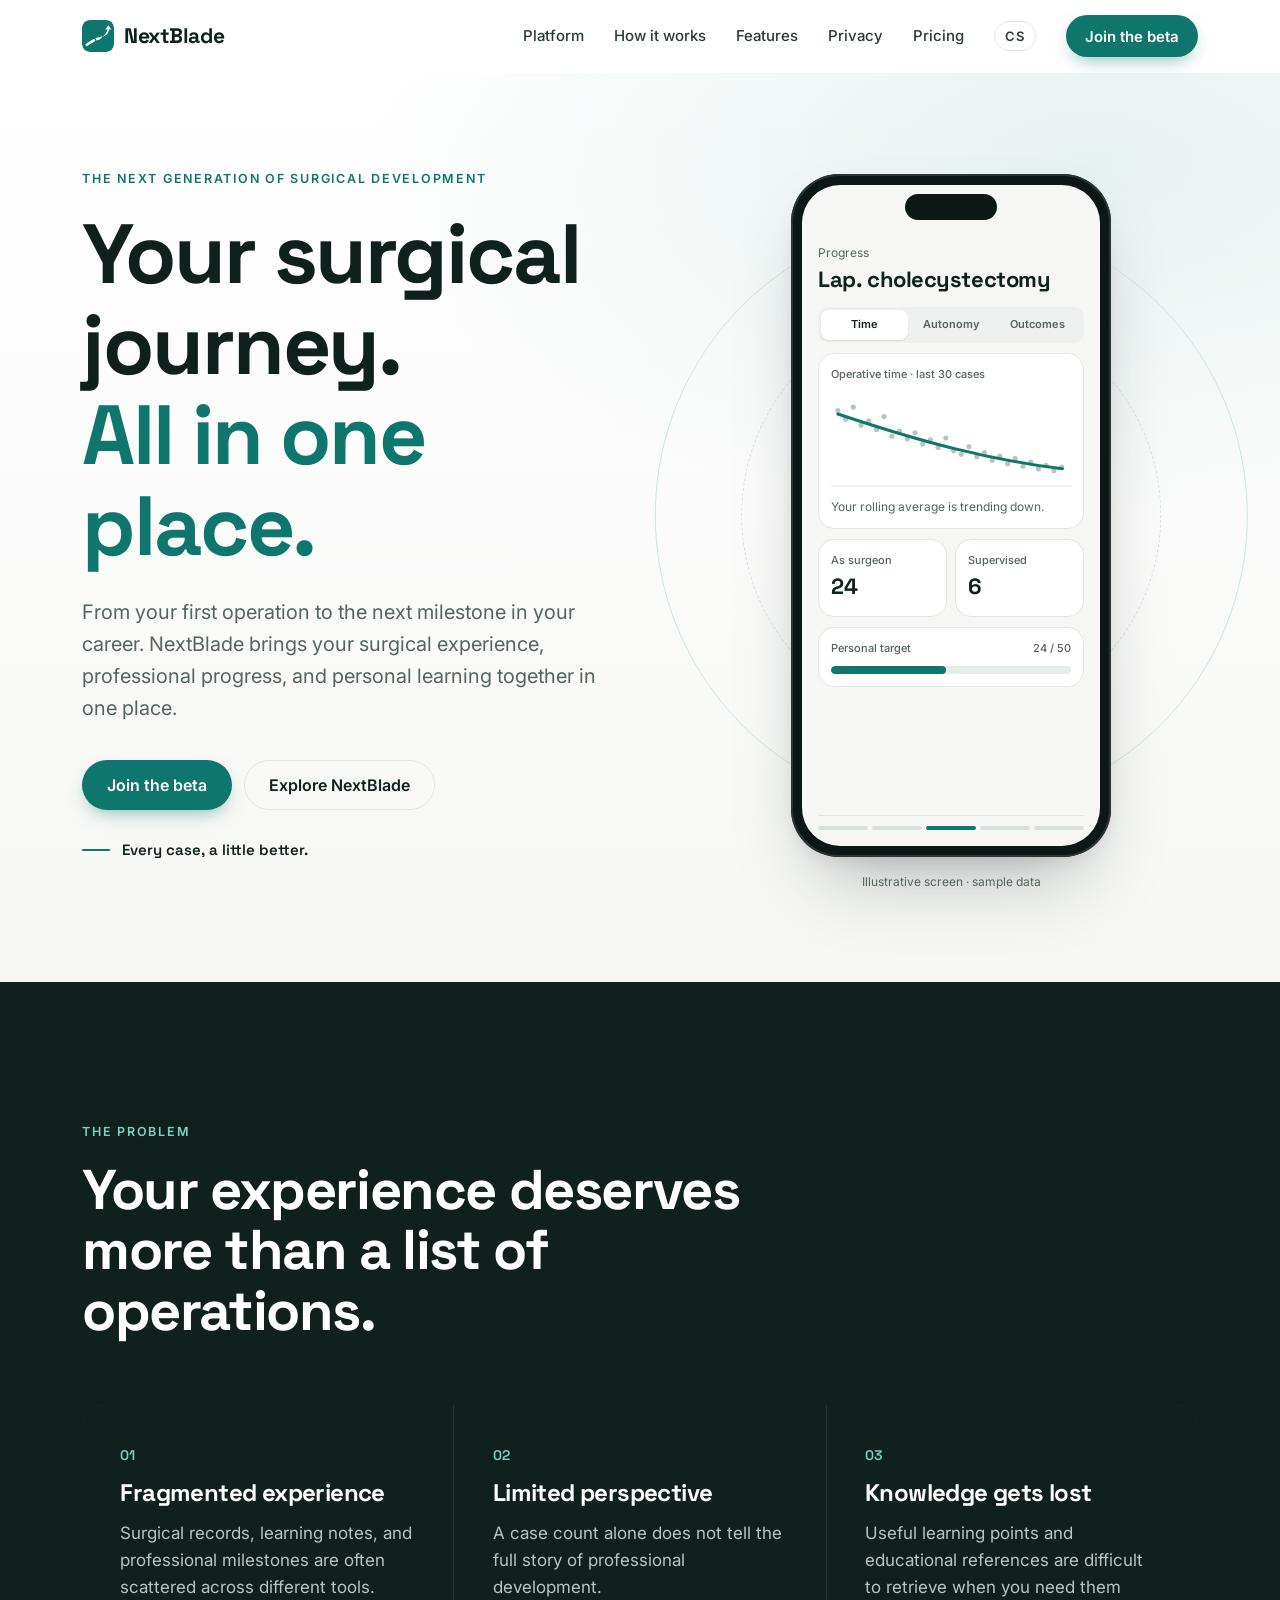
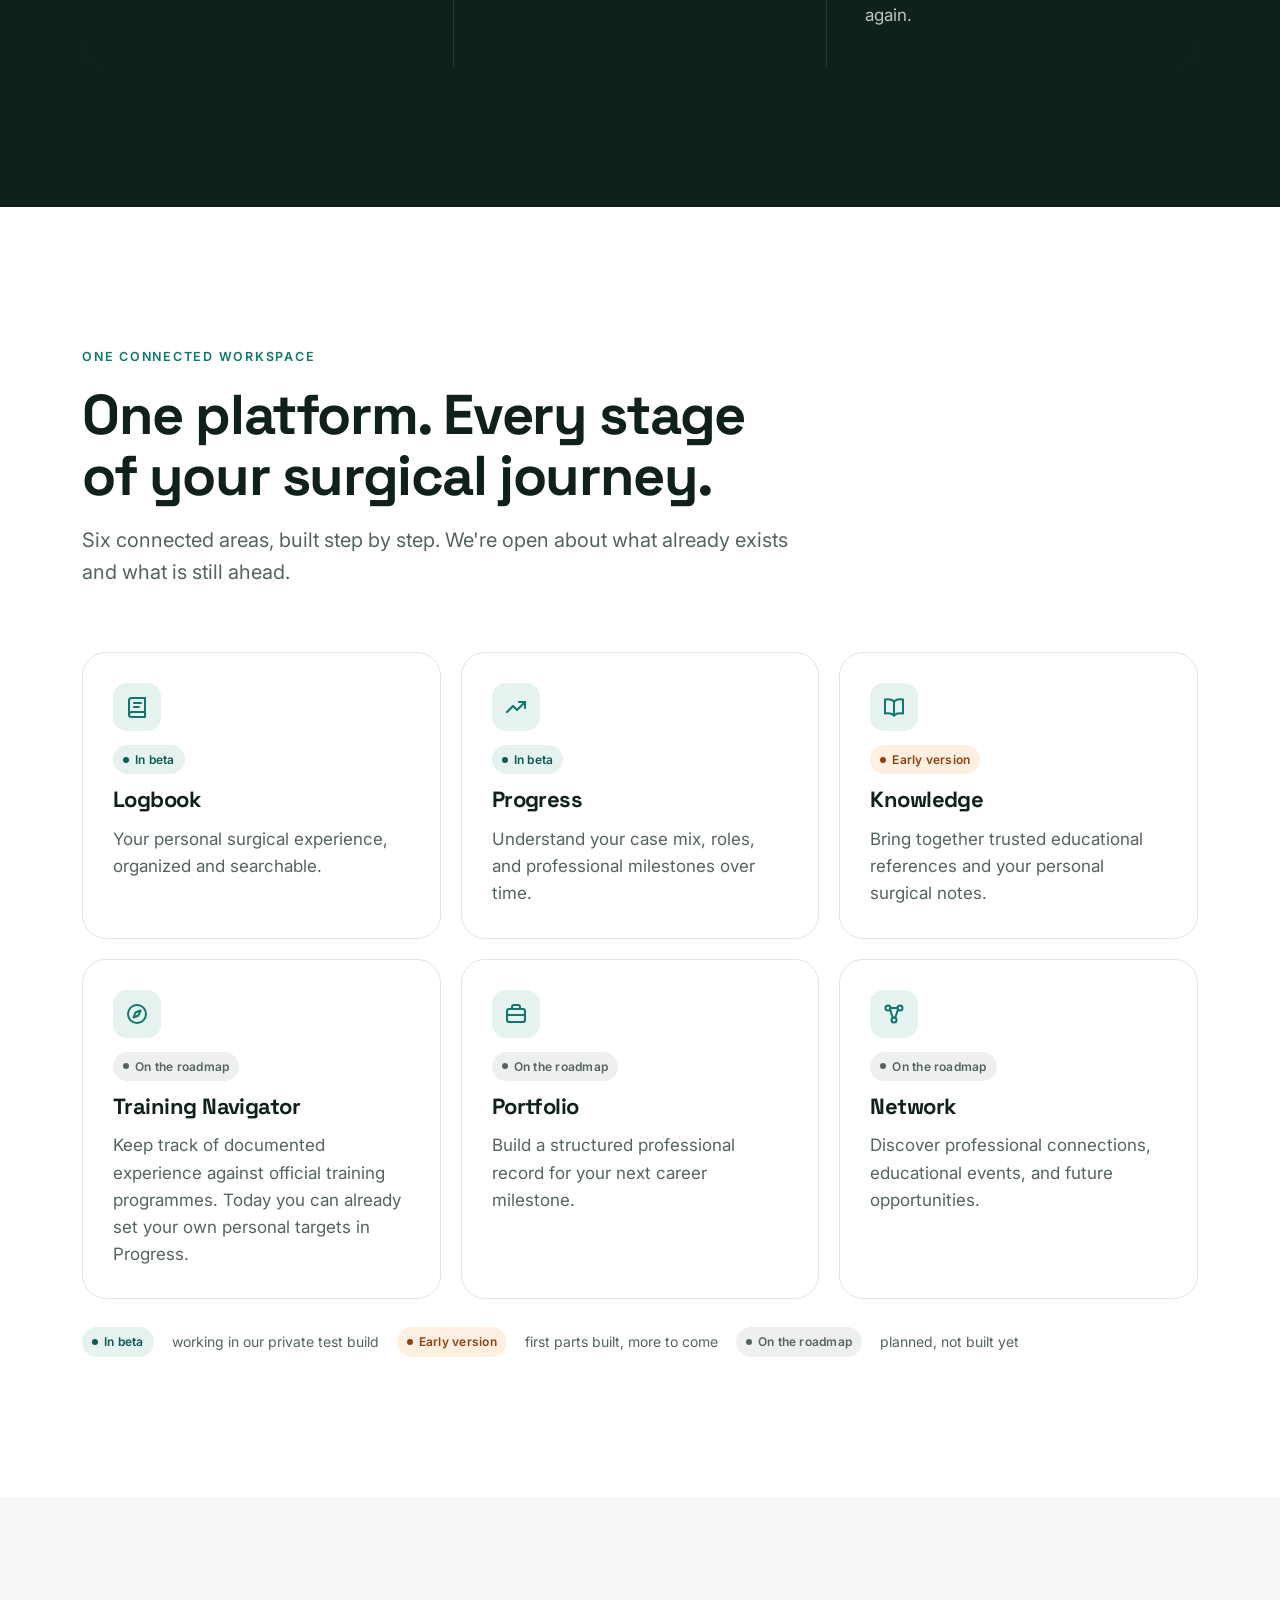
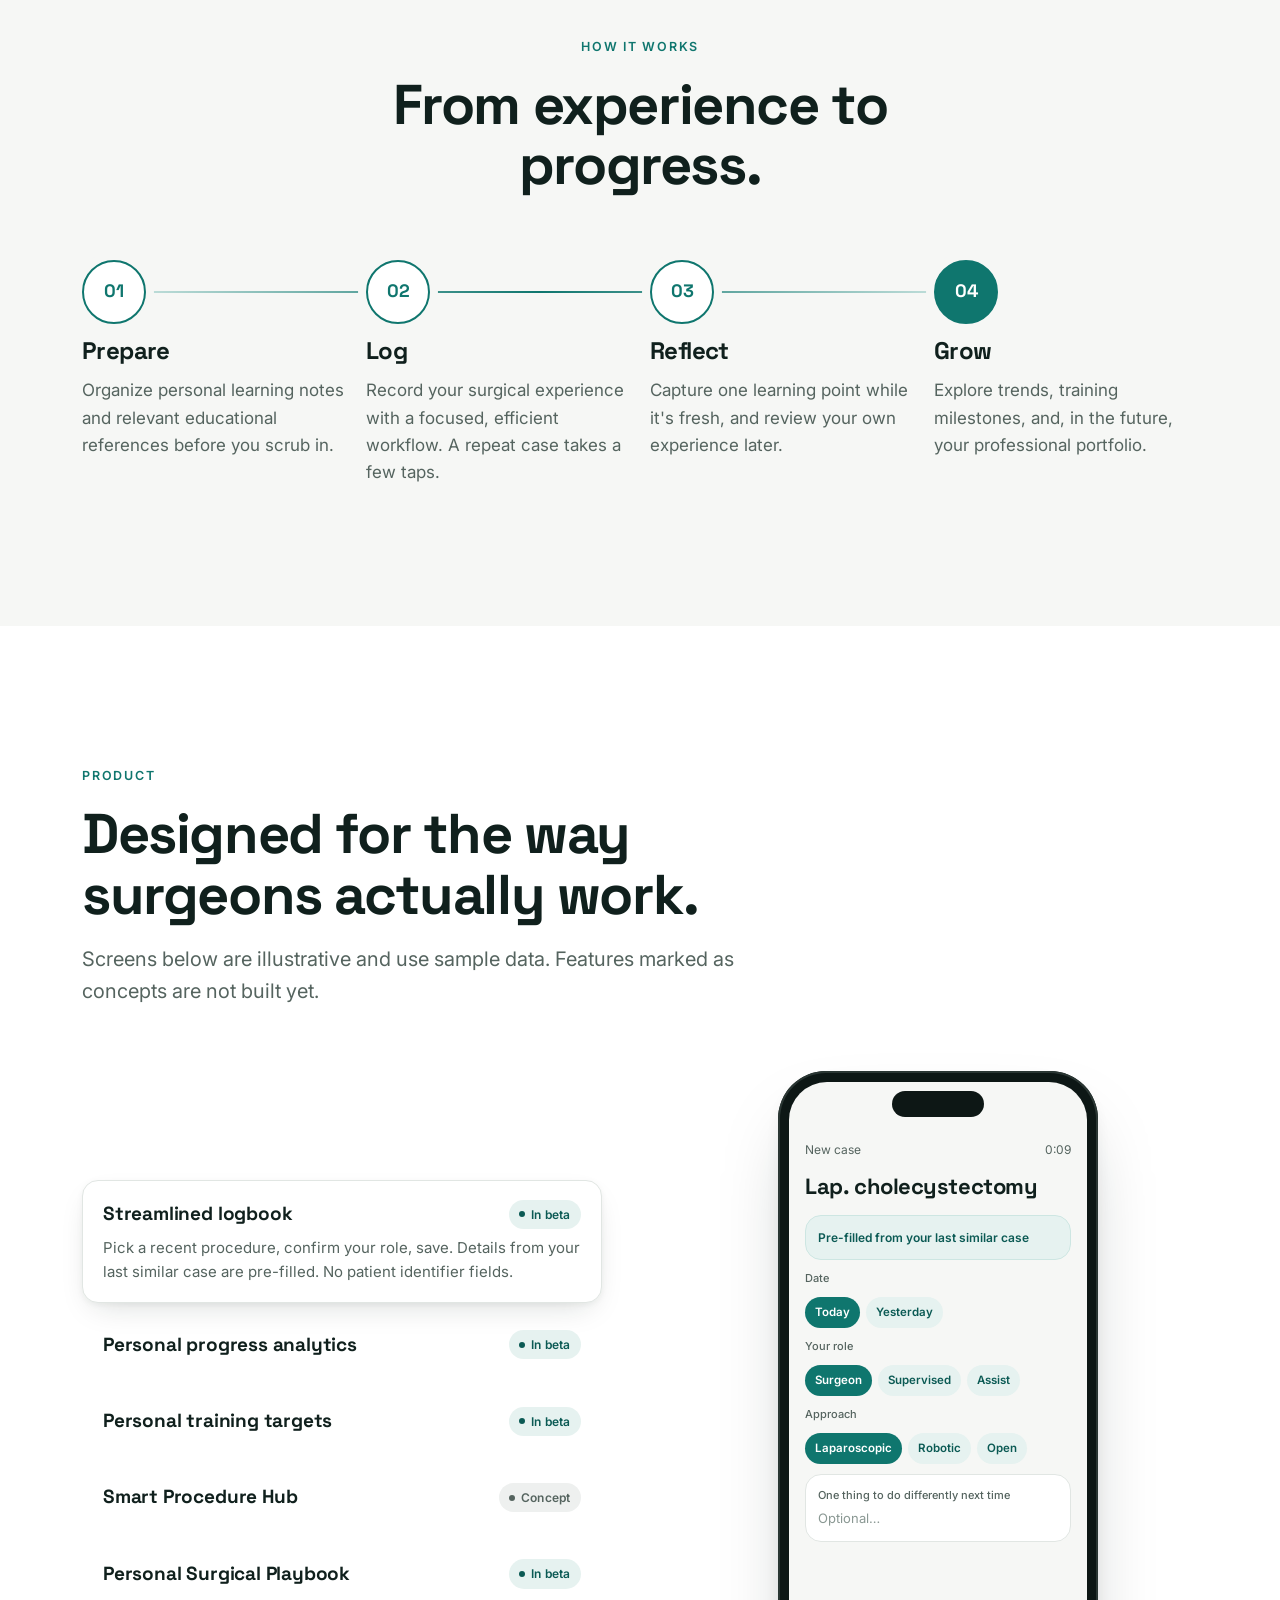
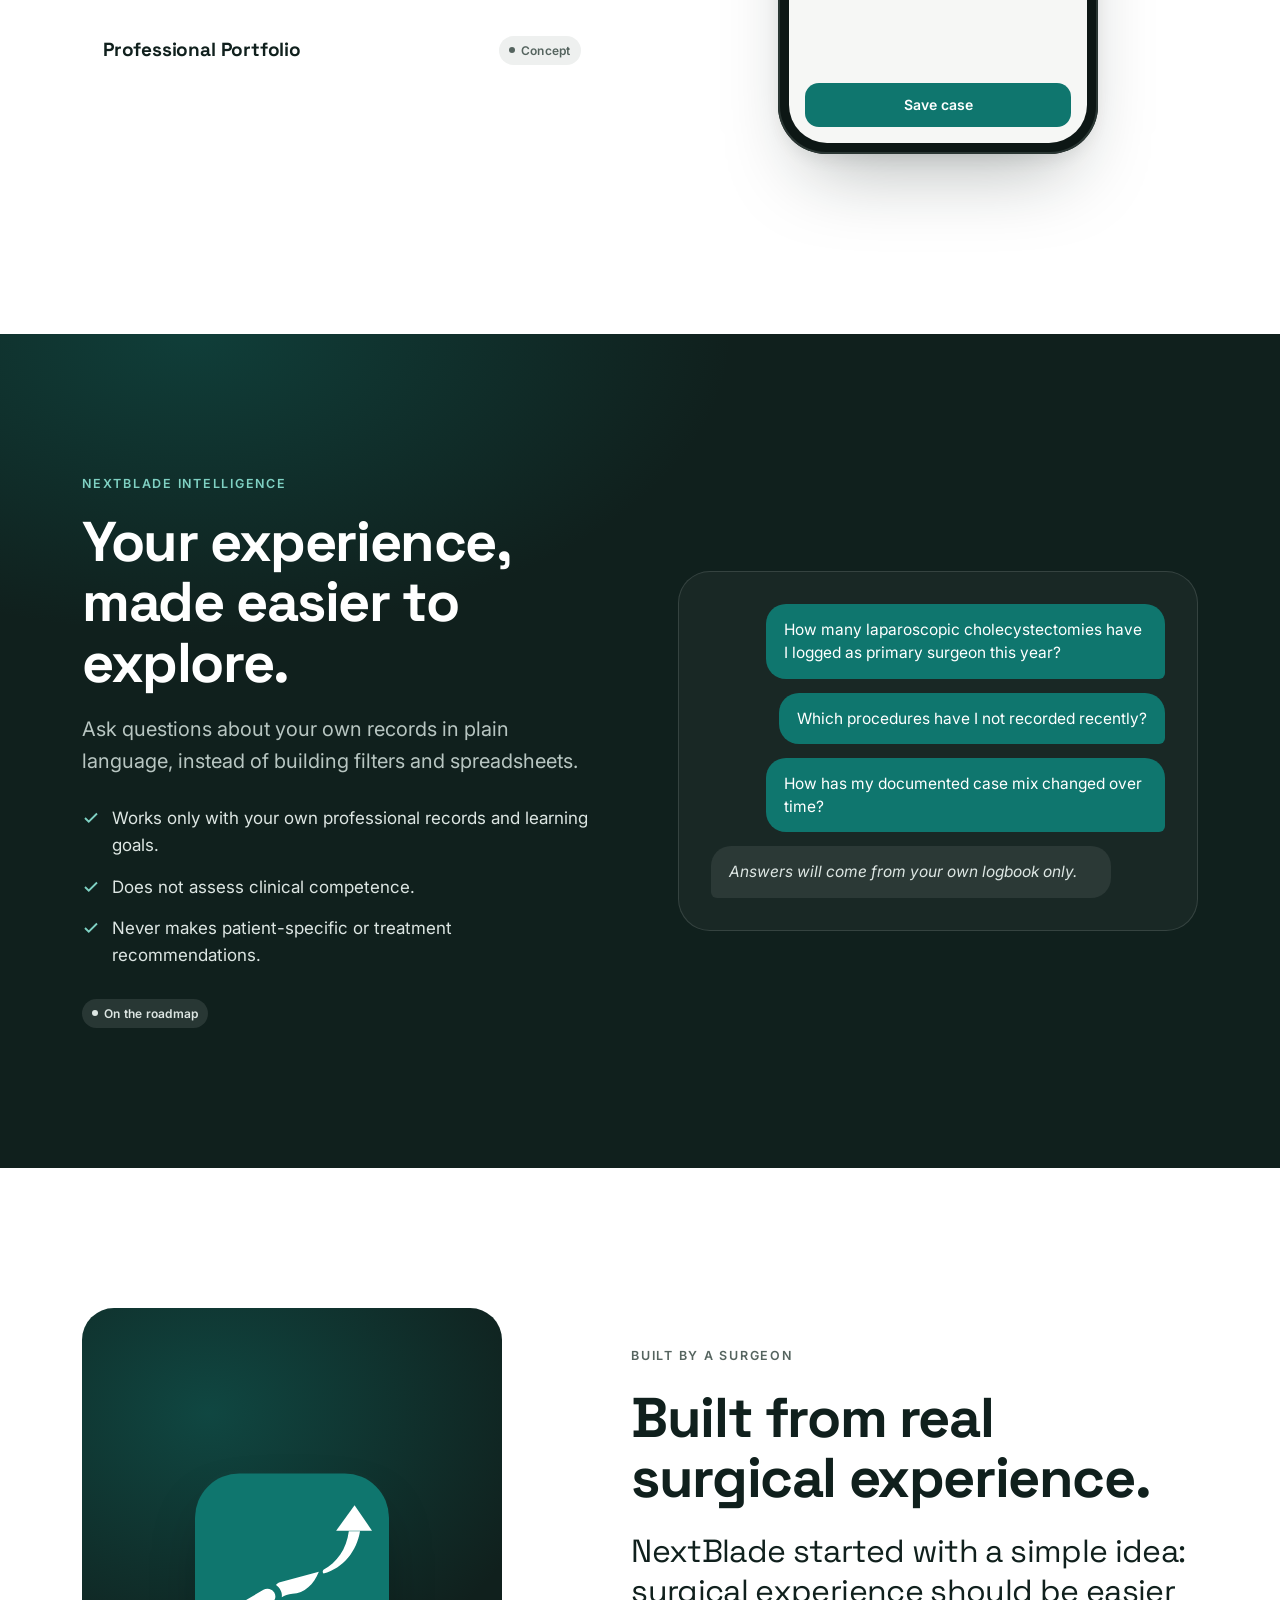
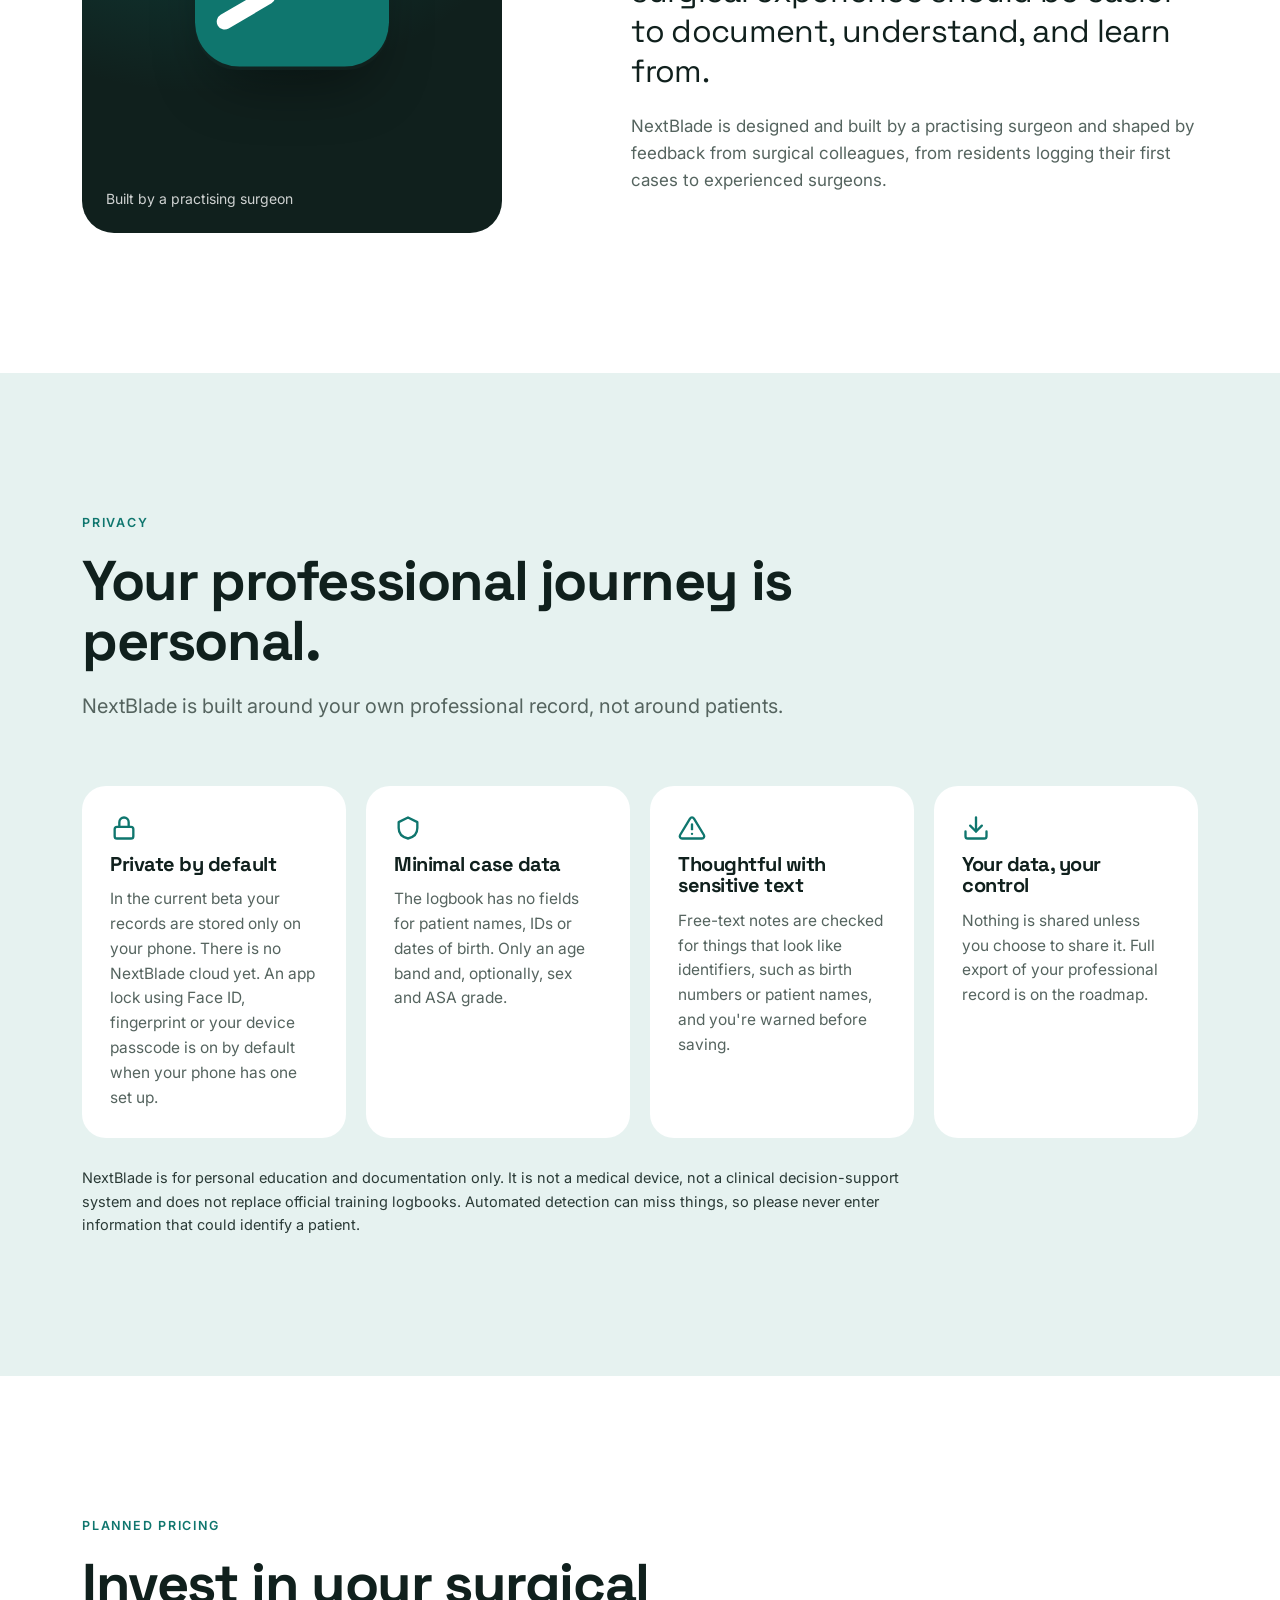
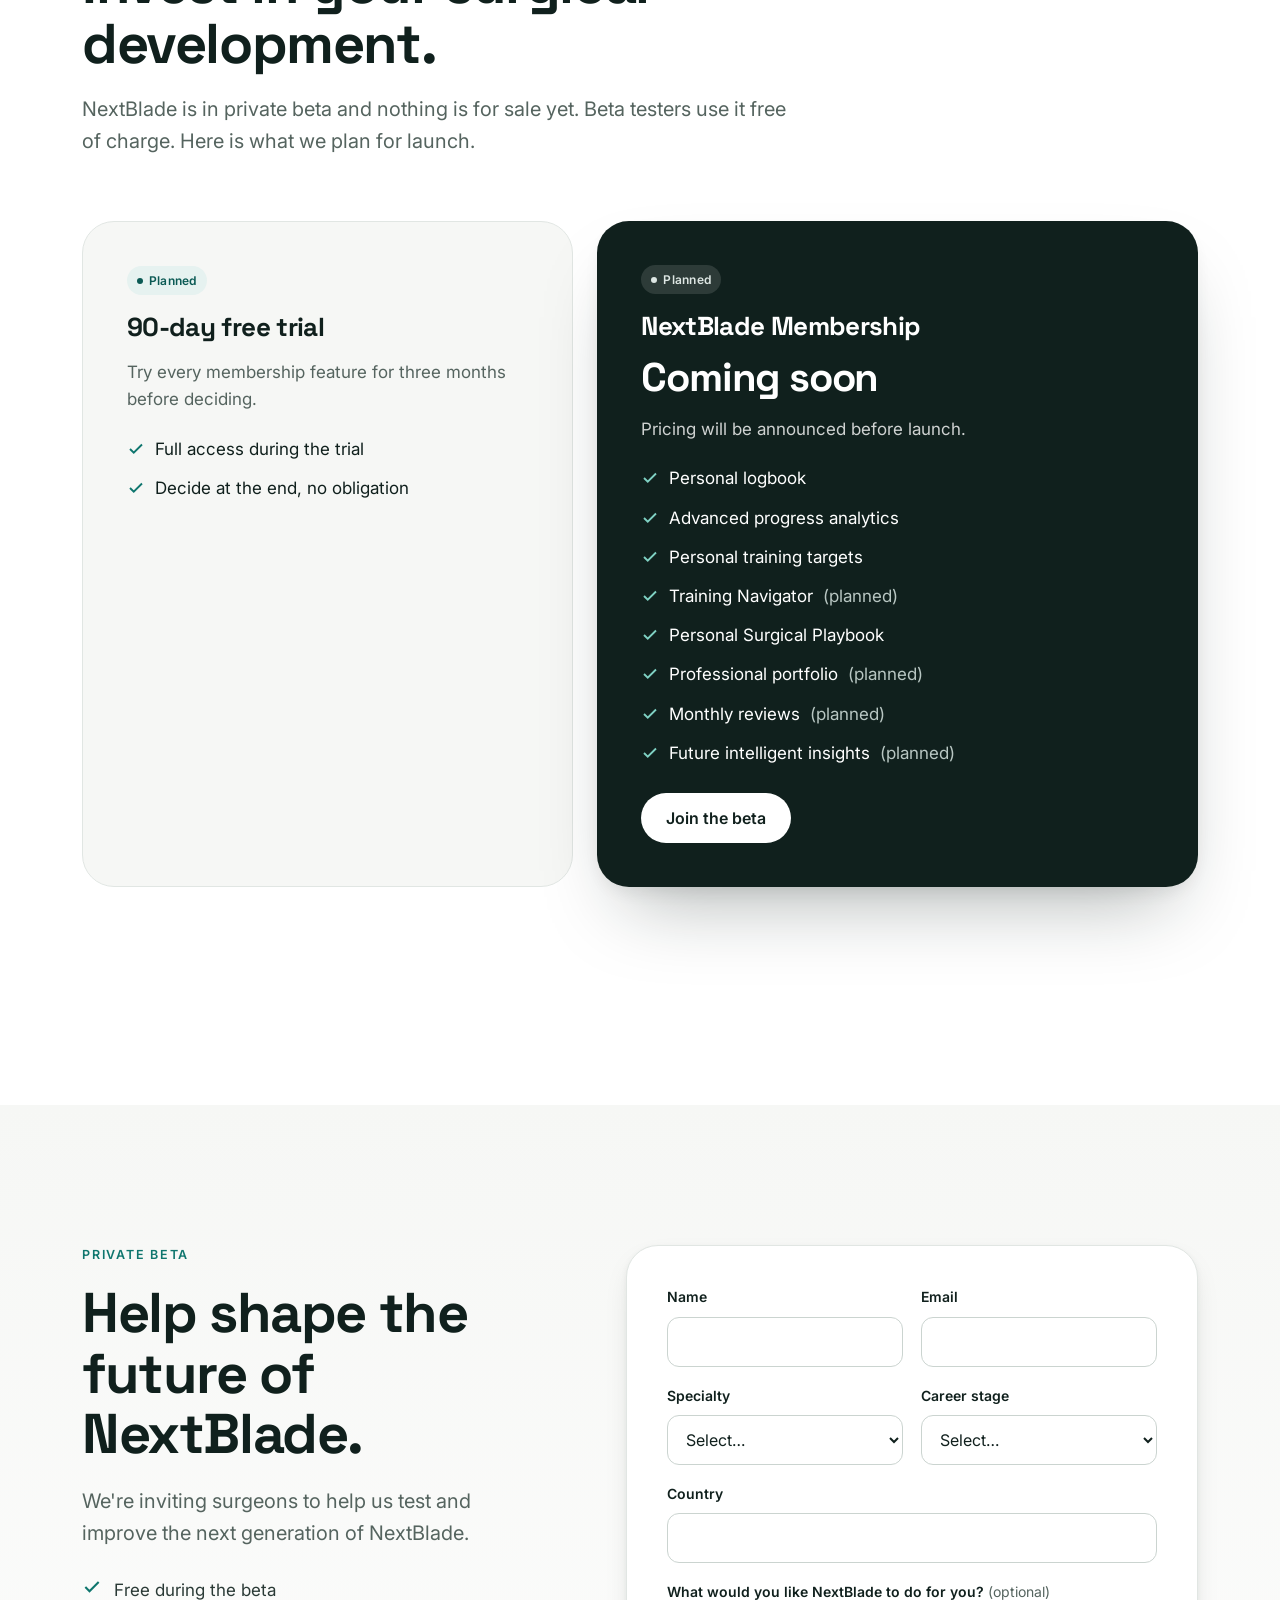
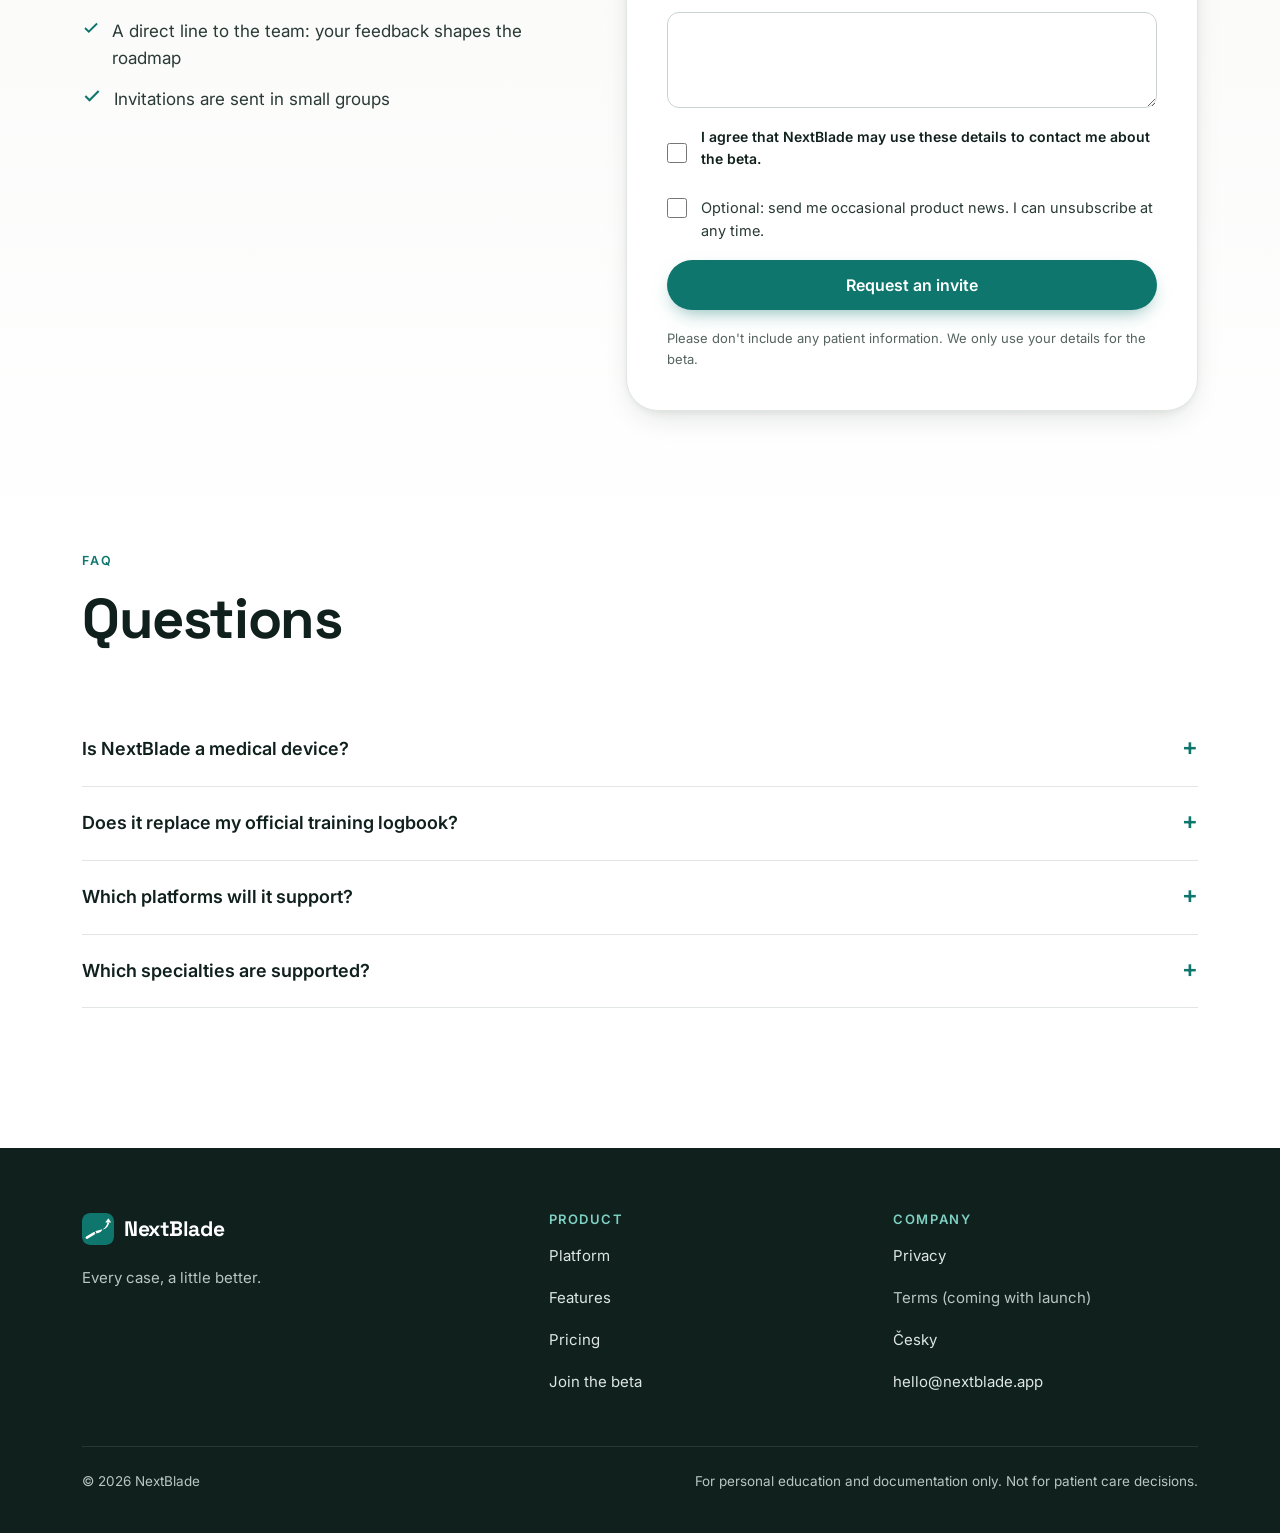
<file: index.html>
<!doctype html>
<html lang="en" class="no-js">
<head>
<meta charset="utf-8">
<meta name="viewport" content="width=device-width, initial-scale=1">
<title>NextBlade — Your Surgical Journey, All in One Place</title>
<meta name="description" content="NextBlade is a personal surgical development platform bringing together your operative experience, progress, knowledge, and professional portfolio. Join the beta.">
<link rel="canonical" href="https://nextblade.app/">
<link rel="alternate" hreflang="en" href="https://nextblade.app/">
<link rel="alternate" hreflang="cs" href="https://nextblade.app/cs/">
<link rel="alternate" hreflang="x-default" href="https://nextblade.app/">
<meta name="theme-color" content="#0F766E">

<meta property="og:type" content="website">
<meta property="og:site_name" content="NextBlade">
<meta property="og:url" content="https://nextblade.app/">
<meta property="og:title" content="NextBlade — Your Surgical Journey, All in One Place">
<meta property="og:description" content="A personal surgical development platform for residents and surgeons. Every case, a little better. Join the beta.">
<meta property="og:image" content="https://nextblade.app/assets/og-image.png">
<meta property="og:image:width" content="1200">
<meta property="og:image:height" content="630">
<meta property="og:image:alt" content="NextBlade logo with the headline: Your surgical journey. All in one place.">
<meta name="twitter:card" content="summary_large_image">
<meta name="twitter:title" content="NextBlade — Your Surgical Journey, All in One Place">
<meta name="twitter:description" content="A personal surgical development platform for residents and surgeons. Join the beta.">
<meta name="twitter:image" content="https://nextblade.app/assets/og-image.png">

<link rel="icon" type="image/svg+xml" href="assets/icon.svg">
<link rel="icon" type="image/png" sizes="64x64" href="assets/favicon.png">
<link rel="apple-touch-icon" href="assets/icon.png">

<link rel="preconnect" href="https://fonts.googleapis.com">
<link rel="preconnect" href="https://fonts.gstatic.com" crossorigin>
<link href="https://fonts.googleapis.com/css2?family=Inter:wght@400;500;600&family=Space+Grotesk:wght@500;600;700&display=swap" rel="stylesheet">
<link rel="stylesheet" href="assets/styles.css">

<script type="application/ld+json">
{
  "@context": "https://schema.org",
  "@graph": [
    { "@type": "Organization", "name": "NextBlade", "url": "https://nextblade.app/", "logo": "https://nextblade.app/assets/icon.png", "slogan": "Every case, a little better." },
    { "@type": "WebSite", "name": "NextBlade", "url": "https://nextblade.app/", "inLanguage": "en" }
  ]
}
</script>
<script>document.documentElement.classList.remove('no-js');</script>
</head>
<body>
<a class="skip" href="#main">Skip to content</a>

<header class="site-header" id="header">
  <div class="wrap nav">
    <a href="#top" class="brand" aria-label="NextBlade, back to top"><img src="assets/icon.svg" alt="" width="32" height="32"><span>NextBlade</span></a>
    <a class="btn btn-primary mobile-cta" href="#beta">Join the beta</a>
    <button class="menu-btn" type="button" aria-expanded="false" aria-controls="nav-links" aria-label="Open menu"><span></span></button>
    <nav aria-label="Main">
      <ul class="nav-links" id="nav-links">
        <li><a href="#platform">Platform</a></li>
        <li><a href="#how">How it works</a></li>
        <li><a href="#features">Features</a></li>
        <li><a href="#privacy">Privacy</a></li>
        <li><a href="#pricing">Pricing</a></li>
        <li><a class="lang" href="cs/" hreflang="cs" lang="cs" aria-label="Česky">CS</a></li>
        <li><a class="btn btn-primary" href="#beta">Join the beta</a></li>
      </ul>
    </nav>
  </div>
</header>

<main id="main">
<div id="top"></div>

<!-- 1 HERO -->
<section class="hero" aria-labelledby="hero-title">
  <div class="wrap hero-grid">
    <div>
      <p class="eyebrow">The next generation of surgical development</p>
      <h1 id="hero-title">Your surgical journey.<br><span class="accent">All in one place.</span></h1>
      <p class="lead">From your first operation to the next milestone in your career. NextBlade brings your surgical experience, professional progress, and personal learning together in one place.</p>
      <div class="hero-ctas">
        <a class="btn btn-primary" href="#beta">Join the beta</a>
        <a class="btn btn-ghost" href="#platform">Explore NextBlade</a>
      </div>
      <p class="hero-note"><span class="dash" aria-hidden="true"></span><strong>Every case, a little better.</strong></p>
    </div>

    <div class="hero-visual">
      <figure class="phone" style="margin:0" aria-label="Illustrative NextBlade screen: progress for laparoscopic cholecystectomy, with sample data">
        <div class="screen">
          <div>
            <div class="s-sub">Progress</div>
            <div class="s-title">Lap. cholecystectomy</div>
          </div>
          <div class="s-seg" aria-hidden="true"><span class="on">Time</span><span>Autonomy</span><span>Outcomes</span></div>
          <div class="s-card">
            <div class="s-row"><span class="s-label">Operative time · last 30 cases</span></div>
            <svg viewBox="0 0 280 120" width="100%" aria-hidden="true" style="margin:6px 0 4px">
              <line x1="0" y1="112" x2="280" y2="112" stroke="#DCE2DF"/>
              <g fill="#B7C5C1">
                <circle cx="8" cy="24" r="3"/><circle cx="17" cy="34" r="3"/><circle cx="26" cy="20" r="3"/><circle cx="35" cy="41" r="3"/><circle cx="44" cy="36" r="3"/><circle cx="53" cy="46" r="3"/><circle cx="62" cy="31" r="3"/><circle cx="71" cy="54" r="3"/><circle cx="80" cy="48" r="3"/><circle cx="89" cy="57" r="3"/><circle cx="98" cy="50" r="3"/><circle cx="107" cy="63" r="3"/><circle cx="116" cy="58" r="3"/><circle cx="125" cy="67" r="3"/><circle cx="134" cy="56" r="3"/><circle cx="143" cy="71" r="3"/><circle cx="152" cy="75" r="3"/><circle cx="161" cy="66" r="3"/><circle cx="170" cy="78" r="3"/><circle cx="179" cy="73" r="3"/><circle cx="188" cy="82" r="3"/><circle cx="197" cy="77" r="3"/><circle cx="206" cy="86" r="3"/><circle cx="215" cy="80" r="3"/><circle cx="224" cy="89" r="3"/><circle cx="233" cy="84" r="3"/><circle cx="242" cy="92" r="3"/><circle cx="251" cy="88" r="3"/><circle cx="260" cy="94" r="3"/><circle cx="269" cy="90" r="3"/>
              </g>
              <path d="M8 28 C 80 52, 170 80, 270 92" fill="none" stroke="#0F766E" stroke-width="3.5" stroke-linecap="round"/>
            </svg>
            <div class="s-sub">Your rolling average is trending down.</div>
          </div>
          <div class="s-row" style="gap:8px">
            <div class="s-card" style="flex:1"><div class="s-label">As surgeon</div><div class="s-num">24</div></div>
            <div class="s-card" style="flex:1"><div class="s-label">Supervised</div><div class="s-num">6</div></div>
          </div>
          <div class="s-card">
            <div class="s-row"><span class="s-label">Personal target</span><span class="s-label">24 / 50</span></div>
            <div class="s-bar" style="margin-top:8px"><i style="width:48%"></i></div>
          </div>
          <div class="s-tabbar" aria-hidden="true"><i></i><i></i><i class="on"></i><i></i><i></i></div>
        </div>
      </figure>
      <p class="mock-note">Illustrative screen · sample data</p>
    </div>
  </div>
</section>

<!-- 2 PROBLEM -->
<section class="problem" aria-labelledby="problem-title">
  <div class="wrap">
    <div class="head reveal">
      <p class="eyebrow">The problem</p>
      <h2 class="h2" id="problem-title">Your experience deserves more than a list of operations.</h2>
    </div>
    <div class="pains reveal">
      <article class="pain"><span class="num">01</span><h3>Fragmented experience</h3><p>Surgical records, learning notes, and professional milestones are often scattered across different tools.</p></article>
      <article class="pain"><span class="num">02</span><h3>Limited perspective</h3><p>A case count alone does not tell the full story of professional development.</p></article>
      <article class="pain"><span class="num">03</span><h3>Knowledge gets lost</h3><p>Useful learning points and educational references are difficult to retrieve when you need them again.</p></article>
    </div>
  </div>
</section>

<!-- 3 PLATFORM -->
<section id="platform" aria-labelledby="platform-title">
  <div class="wrap">
    <div class="head reveal">
      <p class="eyebrow">One connected workspace</p>
      <h2 class="h2" id="platform-title">One platform. Every stage of your surgical journey.</h2>
      <p class="lead">Six connected areas, built step by step. We're open about what already exists and what is still ahead.</p>
    </div>
    <div class="areas">
      <article class="area reveal">
        <div class="icon" aria-hidden="true"><svg viewBox="0 0 24 24" fill="none" stroke="#0F766E" stroke-width="2" stroke-linecap="round" stroke-linejoin="round"><path d="M4 19.5A2.5 2.5 0 0 1 6.5 17H20V3H6.5A2.5 2.5 0 0 0 4 5.5z"/><path d="M4 19.5A2.5 2.5 0 0 0 6.5 22H20v-5"/><path d="M9 8h7M9 12h5"/></svg></div>
        <span class="badge badge-live">In beta</span>
        <h3>Logbook</h3><p>Your personal surgical experience, organized and searchable.</p>
      </article>
      <article class="area reveal">
        <div class="icon" aria-hidden="true"><svg viewBox="0 0 24 24" fill="none" stroke="#0F766E" stroke-width="2" stroke-linecap="round" stroke-linejoin="round"><polyline points="3 17 9 11 13 15 21 7"/><polyline points="15 7 21 7 21 13"/></svg></div>
        <span class="badge badge-live">In beta</span>
        <h3>Progress</h3><p>Understand your case mix, roles, and professional milestones over time.</p>
      </article>
      <article class="area reveal">
        <div class="icon" aria-hidden="true"><svg viewBox="0 0 24 24" fill="none" stroke="#0F766E" stroke-width="2" stroke-linecap="round" stroke-linejoin="round"><path d="M12 6.5C10 4.5 6.5 4 3 4.5v14c3.5-.5 7 0 9 2 2-2 5.5-2.5 9-2v-14c-3.5-.5-7 0-9 2z"/><path d="M12 6.5v14"/></svg></div>
        <span class="badge badge-early">Early version</span>
        <h3>Knowledge</h3><p>Bring together trusted educational references and your personal surgical notes.</p>
      </article>
      <article class="area reveal">
        <div class="icon" aria-hidden="true"><svg viewBox="0 0 24 24" fill="none" stroke="#0F766E" stroke-width="2" stroke-linecap="round" stroke-linejoin="round"><circle cx="12" cy="12" r="9"/><polygon points="15.5 8.5 13.5 13.5 8.5 15.5 10.5 10.5"/></svg></div>
        <span class="badge badge-plan">On the roadmap</span>
        <h3>Training Navigator</h3><p>Keep track of documented experience against official training programmes. Today you can already set your own personal targets in Progress.</p>
      </article>
      <article class="area reveal">
        <div class="icon" aria-hidden="true"><svg viewBox="0 0 24 24" fill="none" stroke="#0F766E" stroke-width="2" stroke-linecap="round" stroke-linejoin="round"><rect x="3" y="7" width="18" height="13" rx="2"/><path d="M8 7V5a2 2 0 0 1 2-2h4a2 2 0 0 1 2 2v2"/><path d="M3 13h18"/></svg></div>
        <span class="badge badge-plan">On the roadmap</span>
        <h3>Portfolio</h3><p>Build a structured professional record for your next career milestone.</p>
      </article>
      <article class="area reveal">
        <div class="icon" aria-hidden="true"><svg viewBox="0 0 24 24" fill="none" stroke="#0F766E" stroke-width="2" stroke-linecap="round" stroke-linejoin="round"><circle cx="6" cy="6" r="2.5"/><circle cx="18" cy="6" r="2.5"/><circle cx="12" cy="18" r="2.5"/><path d="M8 7.5l2.8 8.2M16 7.5l-2.8 8.2M8.5 6h7"/></svg></div>
        <span class="badge badge-plan">On the roadmap</span>
        <h3>Network</h3><p>Discover professional connections, educational events, and future opportunities.</p>
      </article>
    </div>
    <div class="legend reveal" role="group" aria-label="Status legend">
      <span class="badge badge-live">In beta</span> working in our private test build
      <span class="badge badge-early">Early version</span> first parts built, more to come
      <span class="badge badge-plan">On the roadmap</span> planned, not built yet
    </div>
  </div>
</section>

<!-- 4 HOW IT WORKS -->
<section class="how" id="how" aria-labelledby="how-title">
  <div class="wrap">
    <div class="head center reveal">
      <p class="eyebrow">How it works</p>
      <h2 class="h2" id="how-title">From experience to progress.</h2>
    </div>
    <ol class="flow" style="list-style:none;margin:0;padding:0">
      <li class="step reveal"><span class="dot">01</span><h3>Prepare</h3><p>Organize personal learning notes and relevant educational references before you scrub in.</p></li>
      <li class="step reveal"><span class="dot">02</span><h3>Log</h3><p>Record your surgical experience with a focused, efficient workflow. A repeat case takes a few taps.</p></li>
      <li class="step reveal"><span class="dot">03</span><h3>Reflect</h3><p>Capture one learning point while it's fresh, and review your own experience later.</p></li>
      <li class="step reveal"><span class="dot">04</span><h3>Grow</h3><p>Explore trends, training milestones, and, in the future, your professional portfolio.</p></li>
    </ol>
  </div>
</section>

<!-- 5 SHOWCASE -->
<section id="features" aria-labelledby="features-title">
  <div class="wrap">
    <div class="head reveal">
      <p class="eyebrow">Product</p>
      <h2 class="h2" id="features-title">Designed for the way surgeons actually work.</h2>
      <p class="lead">Screens below are illustrative and use sample data. Features marked as concepts are not built yet.</p>
    </div>
    <div class="showcase-grid">
      <div class="tabs" role="tablist" aria-label="NextBlade features">
        <button type="button" class="tab" role="tab" id="t-log" aria-controls="p-log" aria-selected="true"><strong>Streamlined logbook</strong><span class="badge badge-live">In beta</span><span class="desc">Pick a recent procedure, confirm your role, save. Details from your last similar case are pre-filled. No patient identifier fields.</span></button>
        <button type="button" class="tab" role="tab" id="t-prog" aria-controls="p-prog" aria-selected="false" tabindex="-1"><strong>Personal progress analytics</strong><span class="badge badge-live">In beta</span><span class="desc">Case counts by role and period, operative-time trends, autonomy over time and milestones, each with a plain-language summary.</span></button>
        <button type="button" class="tab" role="tab" id="t-nav" aria-controls="p-nav" aria-selected="false" tabindex="-1"><strong>Personal training targets</strong><span class="badge badge-live">In beta</span><span class="desc">Set your own targets, note the source you're tracking against, and see documented experience next to them. Official training programmes are not built in yet.</span></button>
        <button type="button" class="tab" role="tab" id="t-hub" aria-controls="p-hub" aria-selected="false" tabindex="-1"><strong>Smart Procedure Hub</strong><span class="badge badge-plan">Concept</span><span class="desc">One place per procedure for your own history, notes and links to trusted educational resources.</span></button>
        <button type="button" class="tab" role="tab" id="t-play" aria-controls="p-play" aria-selected="false" tabindex="-1"><strong>Personal Surgical Playbook</strong><span class="badge badge-live">In beta</span><span class="desc">Your own key steps, pitfalls and focus for each procedure, shown with your last reflections before the next case.</span></button>
        <button type="button" class="tab" role="tab" id="t-port" aria-controls="p-port" aria-selected="false" tabindex="-1"><strong>Professional Portfolio</strong><span class="badge badge-plan">Concept</span><span class="desc">A structured summary of your documented experience for applications and career milestones.</span></button>
      </div>

      <div class="stage">
        <div class="panel active" role="tabpanel" id="p-log" aria-labelledby="t-log">
          <div class="phone" role="img" aria-label="Illustrative quick-log screen">
            <div class="screen">
              <div class="s-row"><span class="s-sub">New case</span><span class="s-sub">0:09</span></div>
              <div class="s-title">Lap. cholecystectomy</div>
              <div class="s-card" style="background:var(--teal-50);border-color:var(--teal-100);color:var(--teal-600);font-size:12px;font-weight:600">Pre-filled from your last similar case</div>
              <div class="s-label">Date</div>
              <div class="s-chips"><span class="s-chip on">Today</span><span class="s-chip">Yesterday</span></div>
              <div class="s-label">Your role</div>
              <div class="s-chips"><span class="s-chip on">Surgeon</span><span class="s-chip">Supervised</span><span class="s-chip">Assist</span></div>
              <div class="s-label">Approach</div>
              <div class="s-chips"><span class="s-chip on">Laparoscopic</span><span class="s-chip">Robotic</span><span class="s-chip">Open</span></div>
              <div class="s-card"><div class="s-label">One thing to do differently next time</div><div style="margin-top:4px;color:#8A9893">Optional…</div></div>
              <div style="margin-top:auto" class="s-btn">Save case</div>
            </div>
          </div>
        </div>
        <div class="panel" role="tabpanel" id="p-prog" aria-labelledby="t-prog" hidden>
          <div class="phone" role="img" aria-label="Illustrative progress overview screen">
            <div class="screen">
              <div class="s-title">Progress</div>
              <div class="s-seg" aria-hidden="true"><span>Week</span><span class="on">Month</span><span>Year</span></div>
              <div class="s-card"><div class="s-num">18</div><div class="s-sub">cases this month</div></div>
              <div class="s-card s-list"><div><span>Surgeon</span><b>11</b></div><div><span>Supervised</span><b>4</b></div><div><span>Assist</span><b>3</b></div></div>
              <div class="s-card"><div class="s-label">Autonomy over time</div>
                <div style="display:flex;gap:4px;align-items:flex-end;height:70px;margin-top:8px">
                  <i style="flex:1;height:30%;background:var(--teal-100);border-radius:4px"></i><i style="flex:1;height:42%;background:var(--teal-100);border-radius:4px"></i><i style="flex:1;height:50%;background:#7FBDB4;border-radius:4px"></i><i style="flex:1;height:61%;background:#7FBDB4;border-radius:4px"></i><i style="flex:1;height:72%;background:var(--teal);border-radius:4px"></i><i style="flex:1;height:85%;background:var(--teal);border-radius:4px"></i>
                </div></div>
              <div class="s-card" style="background:var(--ink);color:#fff;border-color:var(--ink)"><div class="s-label" style="color:#9FB3AE">Milestone</div><div style="font-family:var(--font-display);font-weight:700;font-size:16px">50 cases as surgeon</div></div>
            </div>
          </div>
        </div>
        <div class="panel" role="tabpanel" id="p-nav" aria-labelledby="t-nav" hidden>
          <div class="phone" role="img" aria-label="Illustrative personal targets screen">
            <div class="screen">
              <div class="s-title">My targets</div>
              <div class="s-sub">Source: your own entry, e.g. your programme's requirements</div>
              <div class="s-card"><div class="s-row"><span>Lap. cholecystectomy</span><span class="s-label">24 / 50</span></div><div class="s-bar" style="margin-top:8px"><i style="width:48%"></i></div></div>
              <div class="s-card"><div class="s-row"><span>Inguinal hernia repair</span><span class="s-label">31 / 40</span></div><div class="s-bar" style="margin-top:8px"><i style="width:78%"></i></div></div>
              <div class="s-card"><div class="s-row"><span>Appendectomy</span><span class="s-label">40 / 40</span></div><div class="s-bar" style="margin-top:8px"><i style="width:100%"></i></div></div>
              <div class="s-card"><div class="s-row"><span>Ankle ORIF</span><span class="s-label">7 / 20</span></div><div class="s-bar" style="margin-top:8px"><i style="width:35%"></i></div></div>
              <div class="s-btn" style="margin-top:auto;background:#fff;color:var(--teal);border:1px solid var(--line)">+ Add target</div>
            </div>
          </div>
        </div>
        <div class="panel" role="tabpanel" id="p-hub" aria-labelledby="t-hub" hidden>
          <div class="phone" role="img" aria-label="Concept: procedure hub screen">
            <div class="screen">
              <span class="badge badge-plan" style="justify-self:start;width:max-content">Concept</span>
              <div class="s-title">Inguinal hernia repair</div>
              <div class="s-card s-list"><div><span>My cases</span><b>31</b></div><div><span>Last case</span><small>12 days ago</small></div><div><span>My playbook</span><small>5 key steps</small></div></div>
              <div class="s-label">Educational resources</div>
              <div class="s-card s-list"><div><span>Society guideline</span><small>link ↗</small></div><div><span>Technique video</span><small>link ↗</small></div><div><span>My saved article</span><small>link ↗</small></div></div>
              <div class="s-card"><div class="s-label">My last reflection</div><div style="margin-top:4px">“Check mesh position before closing.”</div></div>
            </div>
          </div>
        </div>
        <div class="panel" role="tabpanel" id="p-play" aria-labelledby="t-play" hidden>
          <div class="phone" role="img" aria-label="Illustrative personal playbook screen">
            <div class="screen">
              <div class="s-sub">Prepare</div>
              <div class="s-title">Lap. cholecystectomy</div>
              <div class="s-card"><div class="s-label">My key steps</div>
                <ol style="margin:6px 0 0;padding-left:18px;display:grid;gap:4px"><li>Your step</li><li>Your step</li><li>Your step</li></ol></div>
              <div class="s-card"><div class="s-label">Pitfalls I watch for</div><div style="margin-top:4px">Your own notes</div></div>
              <div class="s-card" style="background:var(--teal-50);border-color:var(--teal-100)"><div class="s-label" style="color:var(--teal-600)">Today's focus</div><div style="margin-top:4px;font-weight:600">One thing you chose last time</div></div>
              <div class="s-card"><div class="s-label">Last reflections</div><div class="s-sub" style="margin-top:4px">3 notes from your recent cases</div></div>
            </div>
          </div>
        </div>
        <div class="panel" role="tabpanel" id="p-port" aria-labelledby="t-port" hidden>
          <div class="phone" role="img" aria-label="Concept: professional portfolio screen">
            <div class="screen">
              <span class="badge badge-plan" style="justify-self:start;width:max-content">Concept</span>
              <div class="s-title">Portfolio</div>
              <div class="s-card"><div class="s-label">Documented experience</div><div class="s-num">412</div><div class="s-sub">cases · 3 years</div></div>
              <div class="s-card s-list"><div><span>Courses</span><small>4</small></div><div><span>Presentations</span><small>2</small></div><div><span>Milestones</span><small>9</small></div></div>
              <div class="s-btn" style="margin-top:auto">Export summary (PDF)</div>
            </div>
          </div>
        </div>
      </div>
    </div>
  </div>
</section>

<!-- 6 INTELLIGENCE -->
<section class="intel" aria-labelledby="intel-title">
  <div class="wrap intel-grid">
    <div class="reveal">
      <p class="eyebrow">NextBlade Intelligence</p>
      <h2 class="h2" id="intel-title" style="margin:18px 0 20px">Your experience, made easier to explore.</h2>
      <p class="lead">Ask questions about your own records in plain language, instead of building filters and spreadsheets.</p>
      <ul class="intel-points">
        <li><svg width="18" height="18" viewBox="0 0 24 24" fill="none" stroke="#7FD1C3" stroke-width="2.5" aria-hidden="true"><polyline points="20 6 9 17 4 12"/></svg>Works only with your own professional records and learning goals.</li>
        <li><svg width="18" height="18" viewBox="0 0 24 24" fill="none" stroke="#7FD1C3" stroke-width="2.5" aria-hidden="true"><polyline points="20 6 9 17 4 12"/></svg>Does not assess clinical competence.</li>
        <li><svg width="18" height="18" viewBox="0 0 24 24" fill="none" stroke="#7FD1C3" stroke-width="2.5" aria-hidden="true"><polyline points="20 6 9 17 4 12"/></svg>Never makes patient-specific or treatment recommendations.</li>
      </ul>
      <p style="margin-top:28px"><span class="badge" style="background:rgba(255,255,255,.1);color:#DDE6E3">On the roadmap</span></p>
    </div>
    <div class="chat reveal" role="group" aria-label="Example questions">
      <p class="bubble q">How many laparoscopic cholecystectomies have I logged as primary surgeon this year?</p>
      <p class="bubble q">Which procedures have I not recorded recently?</p>
      <p class="bubble q">How has my documented case mix changed over time?</p>
      <p class="bubble a">Answers will come from your own logbook only.</p>
    </div>
  </div>
</section>

<!-- 7 FOUNDER -->
<section aria-labelledby="founder-title">
  <div class="wrap founder">
    <div class="founder-card reveal">
      <img src="assets/icon.svg" alt="" width="200" height="200">
      <p class="caption">Built by a practising surgeon</p>
    </div>
    <div class="body reveal">
      <p class="eyebrow">Built by a surgeon</p>
      <h2 class="h2" id="founder-title">Built from real surgical experience.</h2>
      <blockquote>NextBlade started with a simple idea: surgical experience should be easier to document, understand, and learn from.</blockquote>
      <p>NextBlade is designed and built by a practising surgeon and shaped by feedback from surgical colleagues, from residents logging their first cases to experienced surgeons.</p>
    </div>
  </div>
</section>

<!-- 8 PRIVACY -->
<section class="privacy" id="privacy" aria-labelledby="privacy-title">
  <div class="wrap">
    <div class="head reveal">
      <p class="eyebrow">Privacy</p>
      <h2 class="h2" id="privacy-title">Your professional journey is personal.</h2>
      <p class="lead">NextBlade is built around your own professional record, not around patients.</p>
    </div>
    <div class="priv-grid">
      <article class="priv reveal">
        <svg viewBox="0 0 24 24" fill="none" stroke="#0F766E" stroke-width="2" stroke-linecap="round" stroke-linejoin="round" aria-hidden="true"><rect x="4" y="11" width="16" height="10" rx="2"/><path d="M8 11V7a4 4 0 0 1 8 0v4"/></svg>
        <h3>Private by default</h3><p>In the current beta your records are stored only on your phone. There is no NextBlade cloud yet. An app lock using Face ID, fingerprint or your device passcode is on by default when your phone has one set up.</p>
      </article>
      <article class="priv reveal">
        <svg viewBox="0 0 24 24" fill="none" stroke="#0F766E" stroke-width="2" stroke-linecap="round" stroke-linejoin="round" aria-hidden="true"><path d="M12 3l8 4v5c0 5-3.5 8-8 9-4.5-1-8-4-8-9V7z"/></svg>
        <h3>Minimal case data</h3><p>The logbook has no fields for patient names, IDs or dates of birth. Only an age band and, optionally, sex and ASA grade.</p>
      </article>
      <article class="priv reveal">
        <svg viewBox="0 0 24 24" fill="none" stroke="#0F766E" stroke-width="2" stroke-linecap="round" stroke-linejoin="round" aria-hidden="true"><path d="M10.3 3.9L1.8 18a2 2 0 0 0 1.7 3h17a2 2 0 0 0 1.7-3L13.7 3.9a2 2 0 0 0-3.4 0z"/><line x1="12" y1="9" x2="12" y2="13"/><line x1="12" y1="17" x2="12.01" y2="17"/></svg>
        <h3>Thoughtful with sensitive text</h3><p>Free-text notes are checked for things that look like identifiers, such as birth numbers or patient names, and you're warned before saving.</p>
      </article>
      <article class="priv reveal">
        <svg viewBox="0 0 24 24" fill="none" stroke="#0F766E" stroke-width="2" stroke-linecap="round" stroke-linejoin="round" aria-hidden="true"><path d="M21 15v4a2 2 0 0 1-2 2H5a2 2 0 0 1-2-2v-4"/><polyline points="7 10 12 15 17 10"/><line x1="12" y1="15" x2="12" y2="3"/></svg>
        <h3>Your data, your control</h3><p>Nothing is shared unless you choose to share it. Full export of your professional record is on the roadmap.</p>
      </article>
    </div>
    <p class="priv-note reveal">NextBlade is for personal education and documentation only. It is not a medical device, not a clinical decision-support system and does not replace official training logbooks. Automated detection can miss things, so please never enter information that could identify a patient.</p>
  </div>
</section>

<!-- 9 PRICING -->
<section id="pricing" aria-labelledby="pricing-title">
  <div class="wrap">
    <div class="head reveal">
      <p class="eyebrow">Planned pricing</p>
      <h2 class="h2" id="pricing-title">Invest in your surgical development.</h2>
      <p class="lead">NextBlade is in private beta and nothing is for sale yet. Beta testers use it free of charge. Here is what we plan for launch.</p>
    </div>
    <div class="price-wrap">
      <div class="price-card trial reveal">
        <span class="badge badge-live" style="justify-self:start">Planned</span>
        <h3>90-day free trial</h3>
        <p style="color:var(--muted)">Try every membership feature for three months before deciding.</p>
        <ul>
          <li><svg width="18" height="18" viewBox="0 0 24 24" fill="none" stroke="#0F766E" stroke-width="2.5" aria-hidden="true"><polyline points="20 6 9 17 4 12"/></svg>Full access during the trial</li>
          <li><svg width="18" height="18" viewBox="0 0 24 24" fill="none" stroke="#0F766E" stroke-width="2.5" aria-hidden="true"><polyline points="20 6 9 17 4 12"/></svg>Decide at the end, no obligation</li>
        </ul>
      </div>
      <div class="price-card member reveal">
        <span class="badge" style="justify-self:start;background:rgba(255,255,255,.12);color:#DDE6E3">Planned</span>
        <h3>NextBlade Membership</h3>
        <p class="big" style="font-size:clamp(30px,3.4vw,40px)">Coming soon</p>
        <p class="alt">Pricing will be announced before launch.</p>
        <ul>
          <li><svg width="18" height="18" viewBox="0 0 24 24" fill="none" stroke="#7FD1C3" stroke-width="2.5" aria-hidden="true"><polyline points="20 6 9 17 4 12"/></svg>Personal logbook</li>
          <li><svg width="18" height="18" viewBox="0 0 24 24" fill="none" stroke="#7FD1C3" stroke-width="2.5" aria-hidden="true"><polyline points="20 6 9 17 4 12"/></svg>Advanced progress analytics</li>
          <li><svg width="18" height="18" viewBox="0 0 24 24" fill="none" stroke="#7FD1C3" stroke-width="2.5" aria-hidden="true"><polyline points="20 6 9 17 4 12"/></svg>Personal training targets</li>
          <li><svg width="18" height="18" viewBox="0 0 24 24" fill="none" stroke="#7FD1C3" stroke-width="2.5" aria-hidden="true"><polyline points="20 6 9 17 4 12"/></svg>Training Navigator <span class="muted">(planned)</span></li>
          <li><svg width="18" height="18" viewBox="0 0 24 24" fill="none" stroke="#7FD1C3" stroke-width="2.5" aria-hidden="true"><polyline points="20 6 9 17 4 12"/></svg>Personal Surgical Playbook</li>
          <li><svg width="18" height="18" viewBox="0 0 24 24" fill="none" stroke="#7FD1C3" stroke-width="2.5" aria-hidden="true"><polyline points="20 6 9 17 4 12"/></svg>Professional portfolio <span class="muted">(planned)</span></li>
          <li><svg width="18" height="18" viewBox="0 0 24 24" fill="none" stroke="#7FD1C3" stroke-width="2.5" aria-hidden="true"><polyline points="20 6 9 17 4 12"/></svg>Monthly reviews <span class="muted">(planned)</span></li>
          <li><svg width="18" height="18" viewBox="0 0 24 24" fill="none" stroke="#7FD1C3" stroke-width="2.5" aria-hidden="true"><polyline points="20 6 9 17 4 12"/></svg>Future intelligent insights <span class="muted">(planned)</span></li>
        </ul>
        <a class="btn btn-light" href="#beta" style="justify-self:start;margin-top:8px">Join the beta</a>
      </div>
    </div>
    <div class="price-foot reveal">
      <p>Included features may change before launch.</p>
      <p>Before any billing starts, we'll publish a clear policy on what happens to your records if a membership ends.</p>
    </div>
  </div>
</section>

<!-- 10 BETA -->
<section class="beta" id="beta" aria-labelledby="beta-title">
  <div class="wrap beta-grid">
    <div class="reveal">
      <p class="eyebrow">Private beta</p>
      <h2 class="h2" id="beta-title" style="margin:18px 0 20px">Help shape the future of NextBlade.</h2>
      <p class="lead">We're inviting surgeons to help us test and improve the next generation of NextBlade.</p>
      <ul class="beta-points">
        <li><svg width="20" height="20" viewBox="0 0 24 24" fill="none" stroke="#0F766E" stroke-width="2.5" aria-hidden="true"><polyline points="20 6 9 17 4 12"/></svg>Free during the beta</li>
        <li><svg width="20" height="20" viewBox="0 0 24 24" fill="none" stroke="#0F766E" stroke-width="2.5" aria-hidden="true"><polyline points="20 6 9 17 4 12"/></svg>A direct line to the team: your feedback shapes the roadmap</li>
        <li><svg width="20" height="20" viewBox="0 0 24 24" fill="none" stroke="#0F766E" stroke-width="2.5" aria-hidden="true"><polyline points="20 6 9 17 4 12"/></svg>Invitations are sent in small groups</li>
      </ul>
    </div>

    <form class="card reveal" id="beta-form" novalidate>
      <div class="row-2">
        <div class="field"><label for="f-name">Name</label><input id="f-name" name="name" type="text" autocomplete="name" required maxlength="120" aria-describedby="e-name"><p class="err" id="e-name"></p></div>
        <div class="field"><label for="f-email">Email</label><input id="f-email" name="email" type="email" autocomplete="email" required maxlength="200" aria-describedby="e-email"><p class="err" id="e-email"></p></div>
      </div>
      <div class="row-2">
        <div class="field"><label for="f-spec">Specialty</label>
          <select id="f-spec" name="specialty" required aria-describedby="e-spec">
            <option value="">Select…</option>
            <option>General surgery</option><option>Trauma / orthopaedics</option><option>Vascular surgery</option><option>Plastic / hand surgery</option><option>Urology</option><option>Gynaecology</option><option>Other surgical specialty</option>
          </select><p class="err" id="e-spec"></p></div>
        <div class="field"><label for="f-stage">Career stage</label>
          <select id="f-stage" name="career_stage" required aria-describedby="e-stage">
            <option value="">Select…</option>
            <option>Medical student</option><option>Resident / trainee</option><option>Fellow</option><option>Specialist / consultant / attending</option>
          </select><p class="err" id="e-stage"></p></div>
      </div>
      <div class="field"><label for="f-country">Country</label><input id="f-country" name="country" type="text" autocomplete="country-name" required maxlength="80" aria-describedby="e-country"><p class="err" id="e-country"></p></div>
      <div class="field"><label for="f-feedback">What would you like NextBlade to do for you? <span class="opt">(optional)</span></label><textarea id="f-feedback" name="feedback" maxlength="1000"></textarea></div>
      <div class="hp" aria-hidden="true"><label for="f-company">Leave this field empty</label><input id="f-company" name="_gotcha" type="text" tabindex="-1" autocomplete="off"></div>
      <div class="field">
        <label class="check"><input type="checkbox" id="f-consent" name="beta_contact" value="yes" required aria-describedby="e-consent"><span>I agree that NextBlade may use these details to contact me about the beta.</span></label>
        <p class="err" id="e-consent"></p>
      </div>
      <label class="check"><input type="checkbox" name="marketing_consent" value="yes"><span>Optional: send me occasional product news. I can unsubscribe at any time.</span></label>
      <button class="btn btn-primary" type="submit" id="beta-submit">Request an invite</button>
      <div class="form-status" id="form-status" role="status" aria-live="polite"></div>
      <p class="form-fine">Please don't include any patient information. We only use your details for the beta.</p>
    </form>
  </div>
</section>

<!-- FAQ -->
<section class="faq" aria-labelledby="faq-title" style="padding-top:0">
  <div class="wrap">
    <div class="head reveal"><p class="eyebrow">FAQ</p><h2 class="h2" id="faq-title">Questions</h2></div>
    <details><summary>Is NextBlade a medical device?</summary><p>No. NextBlade is for personal education and professional documentation. It does not make clinical recommendations and does not interpret images.</p></details>
    <details><summary>Does it replace my official training logbook?</summary><p>No. It works alongside official logbooks. Export formats that make filling them in faster are on our roadmap.</p></details>
    <details><summary>Which platforms will it support?</summary><p>iPhone and Android. The beta starts with a small group of testers.</p></details>
    <details><summary>Which specialties are supported?</summary><p>General surgery and trauma/orthopaedics first, with more specialties based on demand from beta testers.</p></details>
  </div>
</section>
</main>

<footer class="site-footer">
  <div class="wrap">
    <div class="foot-grid">
      <div>
        <a href="#top" class="brand"><img src="assets/icon.svg" alt="" width="32" height="32"><span>NextBlade</span></a>
        <p class="tag">Every case, a little better.</p>
      </div>
      <div>
        <h3 class="foot-h">Product</h3>
        <ul><li><a href="#platform">Platform</a></li><li><a href="#features">Features</a></li><li><a href="#pricing">Pricing</a></li><li><a href="#beta">Join the beta</a></li></ul>
      </div>
      <div>
        <h3 class="foot-h">Company</h3>
        <ul><li><a href="#privacy">Privacy</a></li><li><span>Terms (coming with launch)</span></li><li><a href="cs/" hreflang="cs" lang="cs">Česky</a></li><li><a href="mailto:hello@nextblade.app">hello@nextblade.app</a></li></ul>
      </div>
    </div>
    <div class="foot-bottom"><span>© 2026 NextBlade</span><span>For personal education and documentation only. Not for patient care decisions.</span></div>
  </div>
</footer>

<script src="assets/main.js" defer></script>
</body>
</html>
</file>
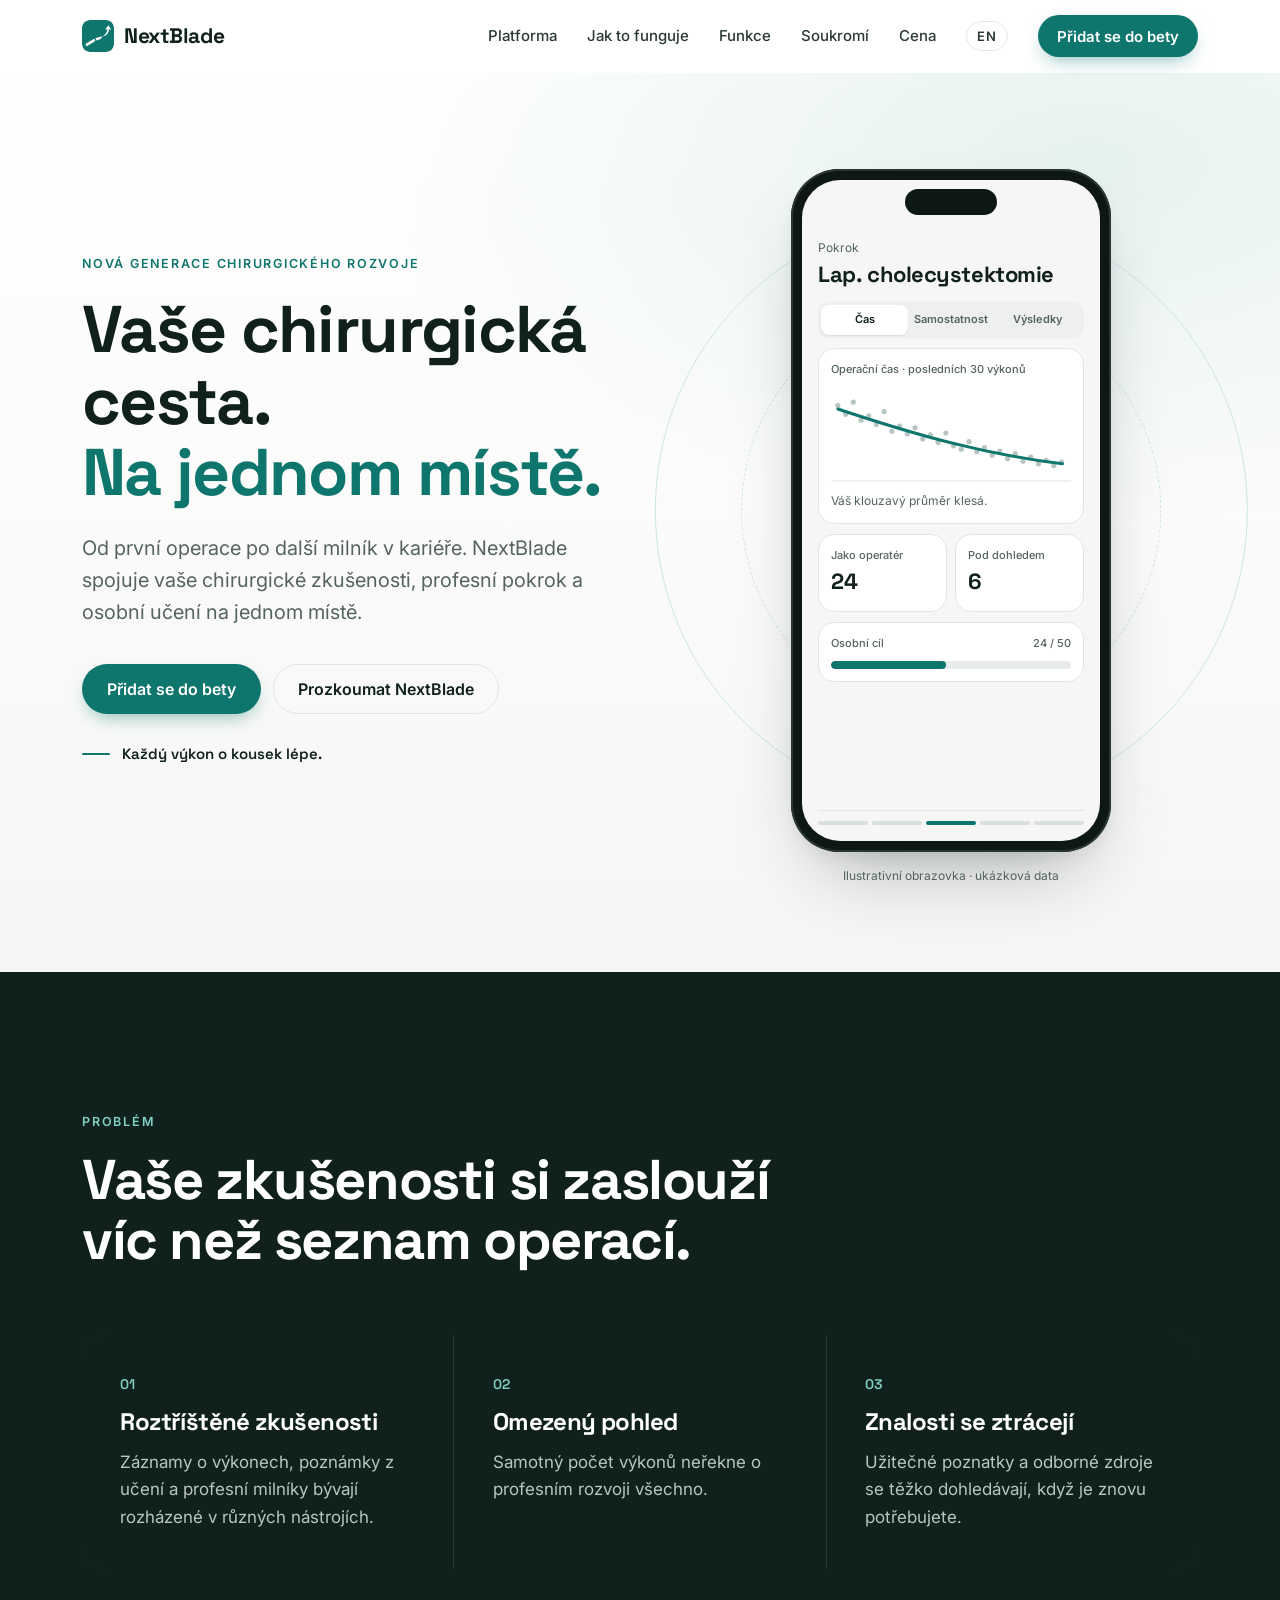
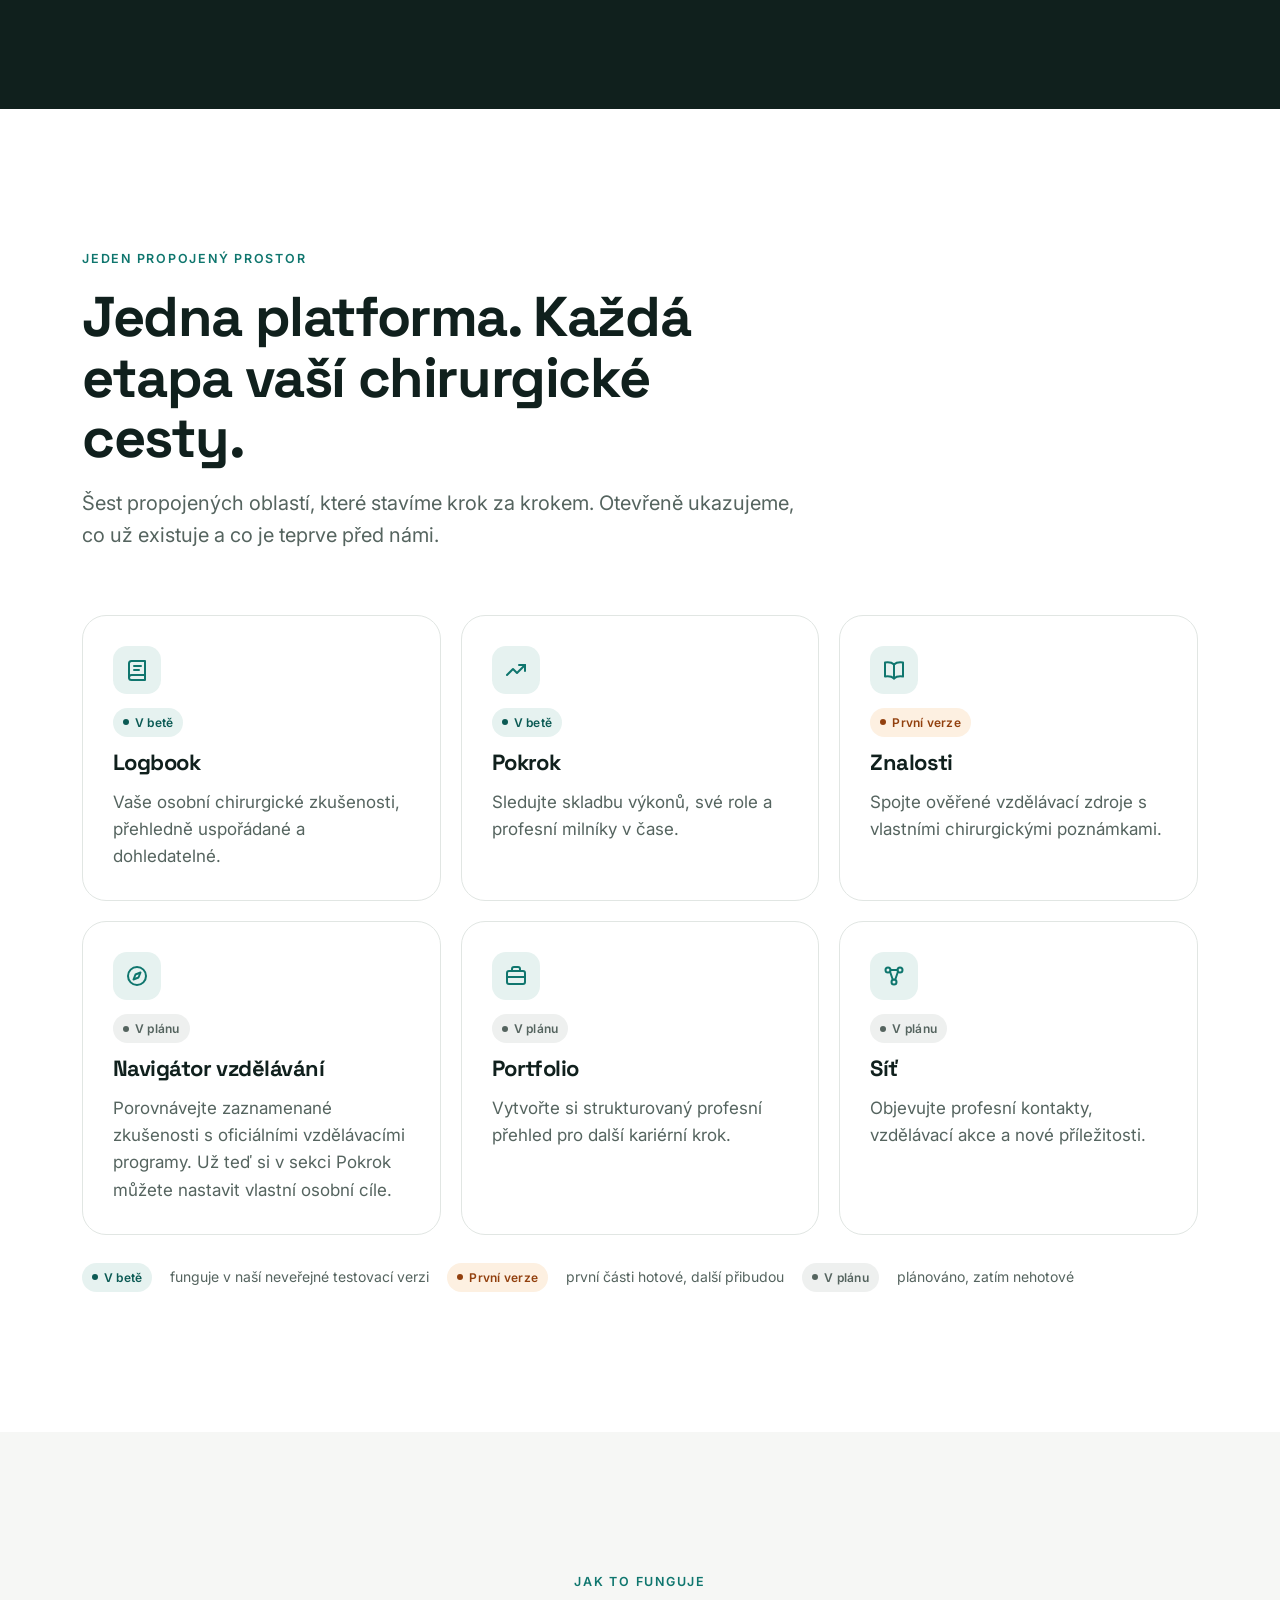
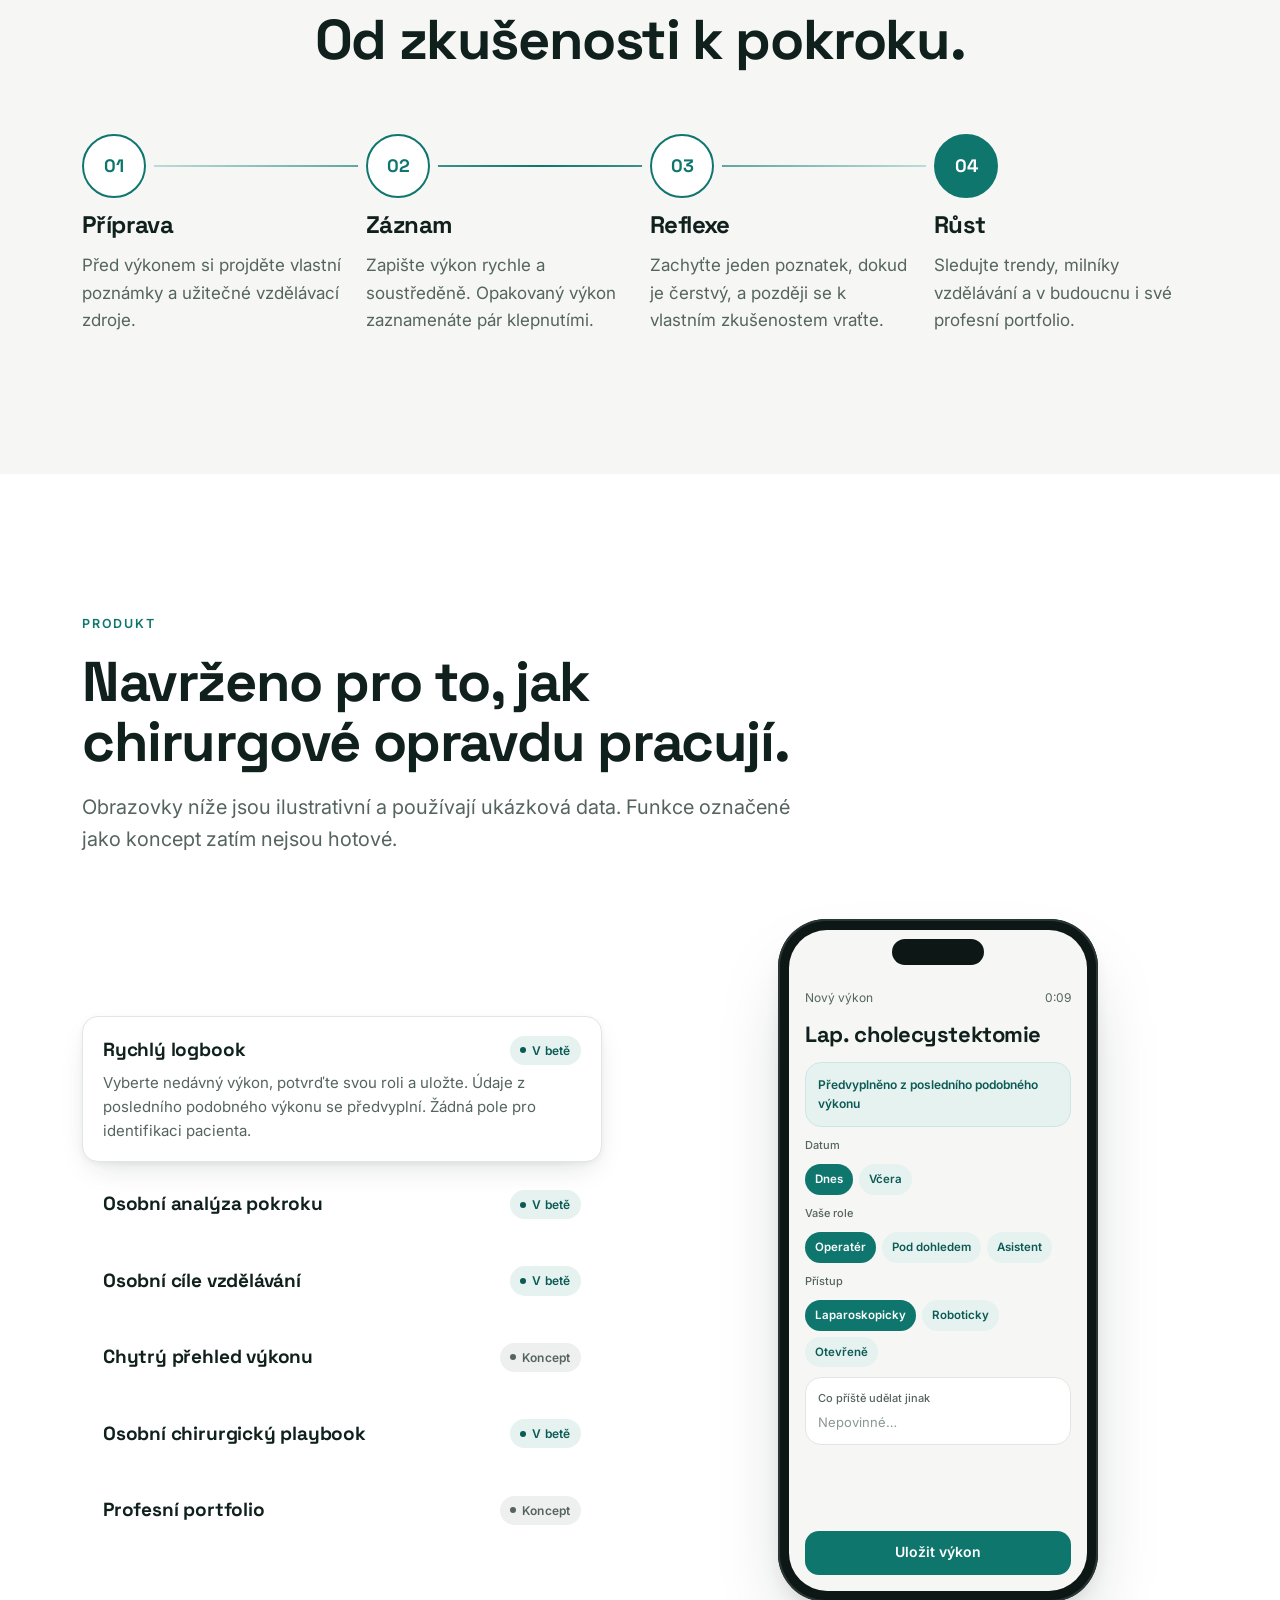
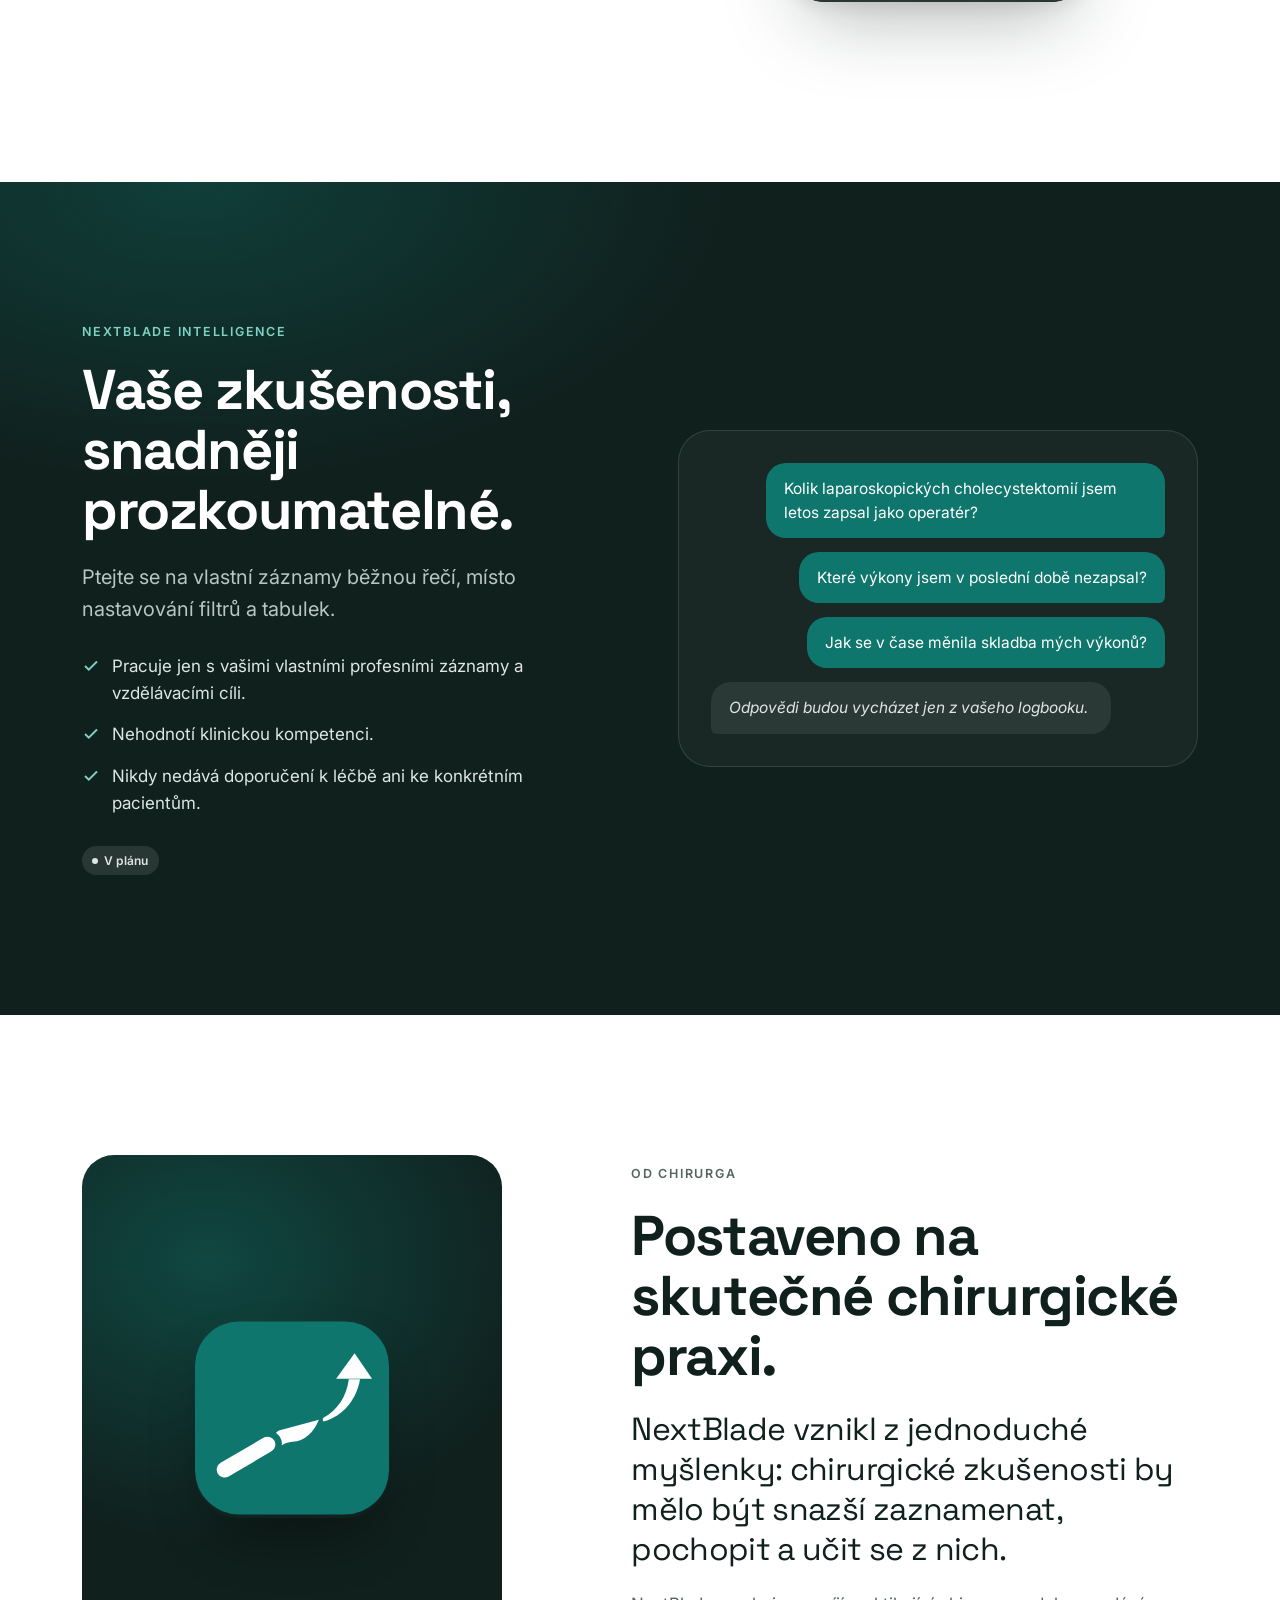
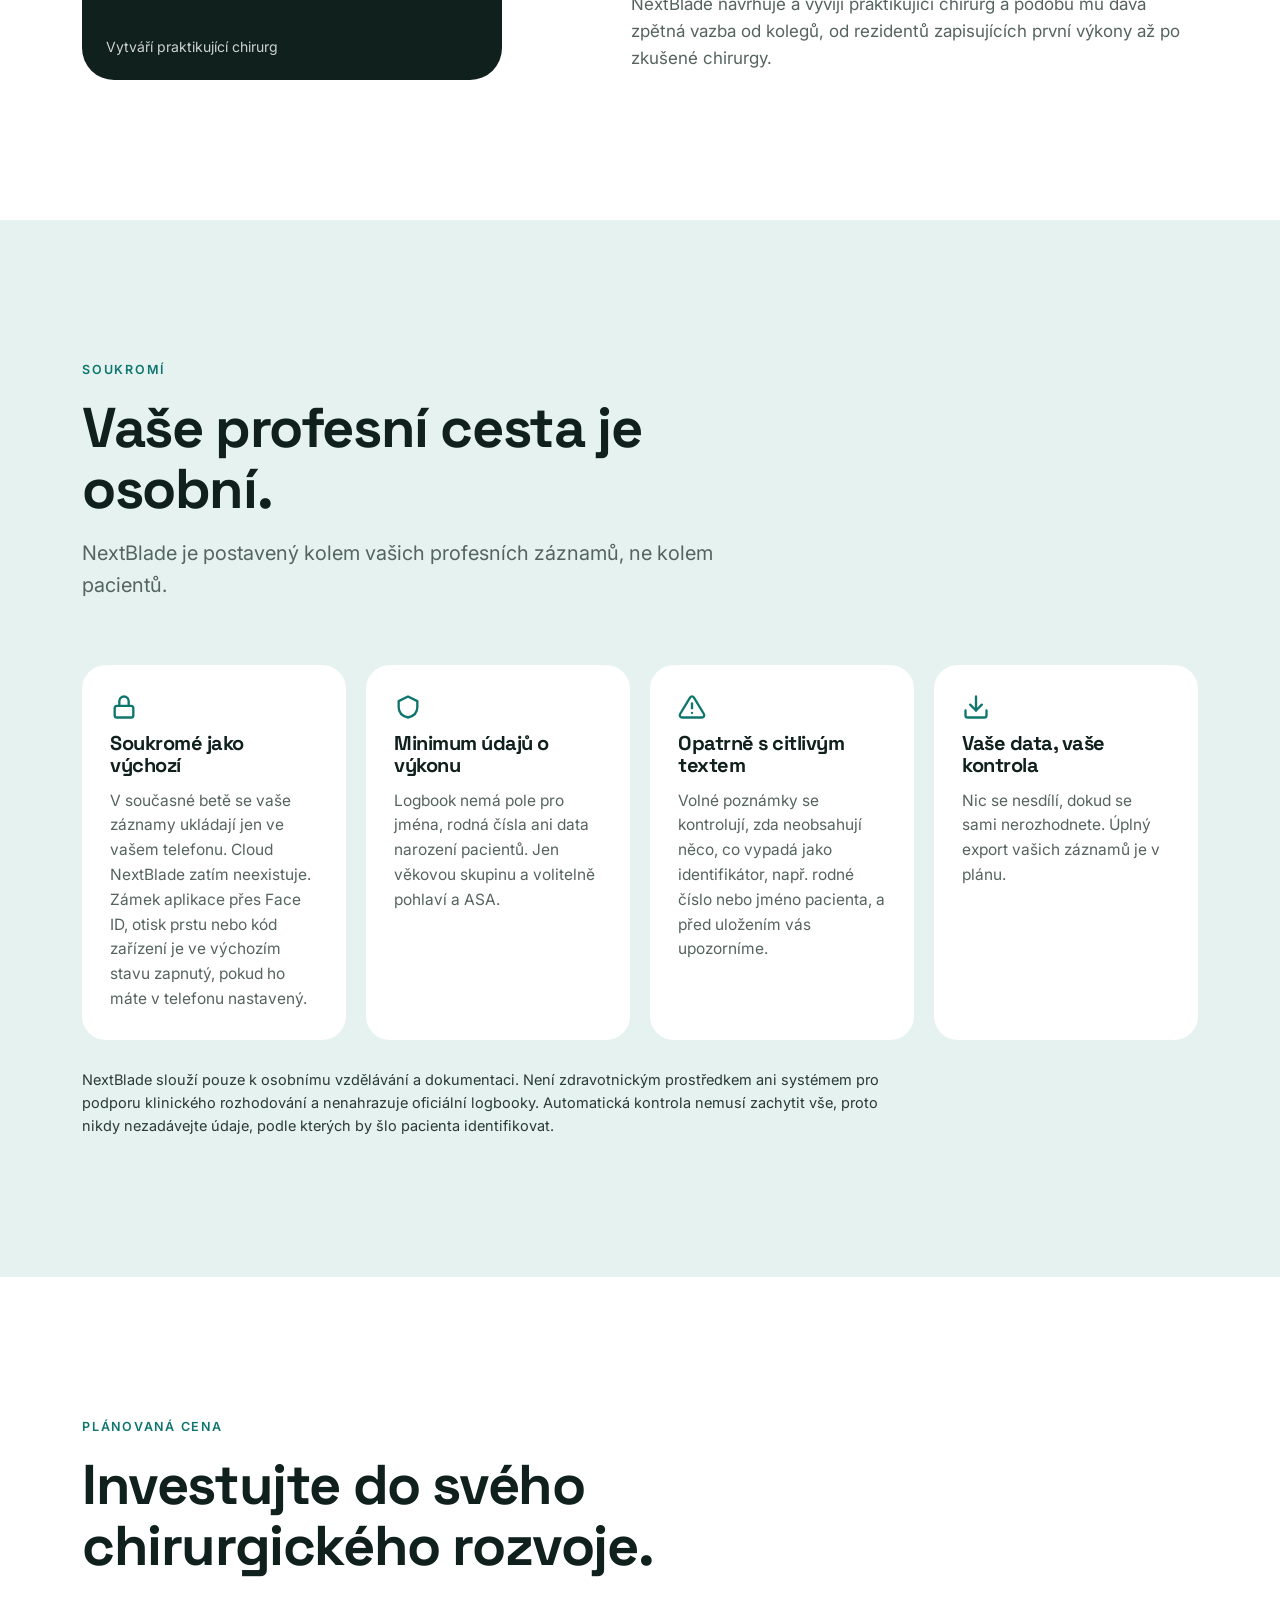
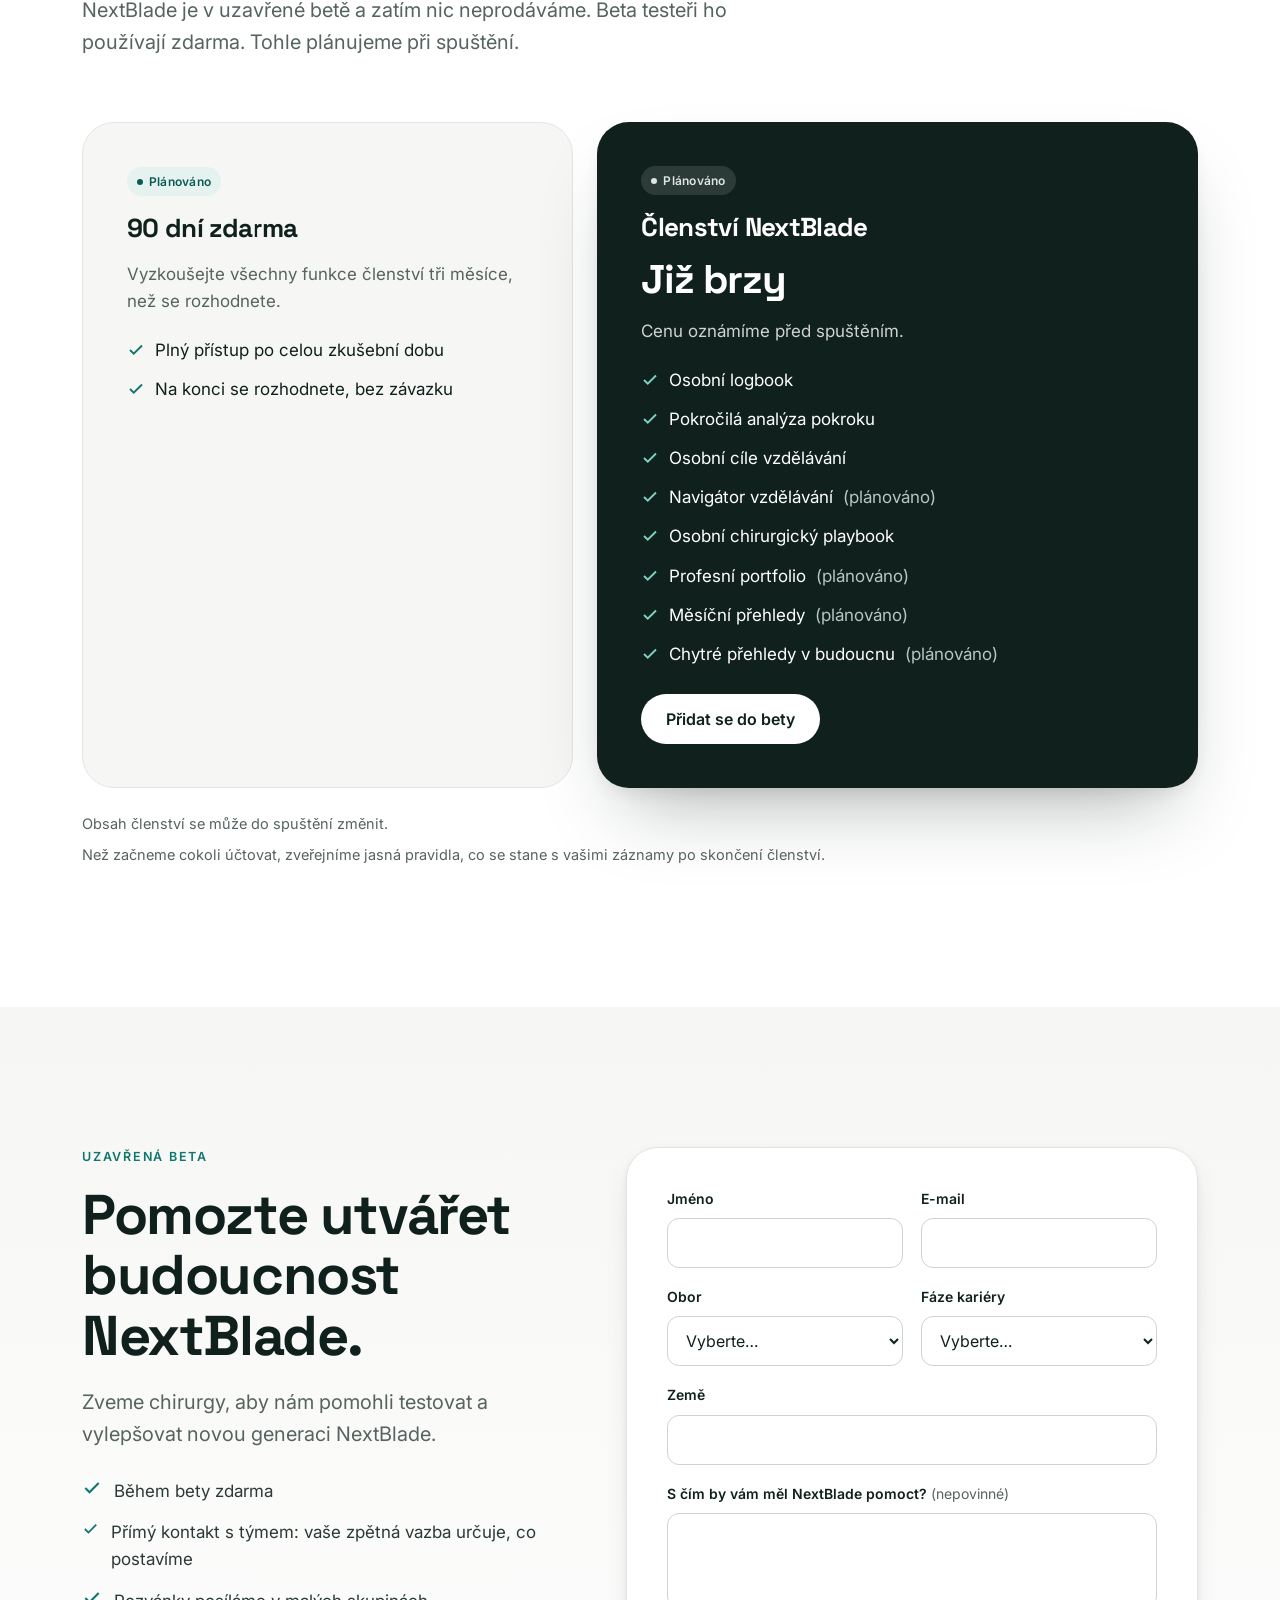
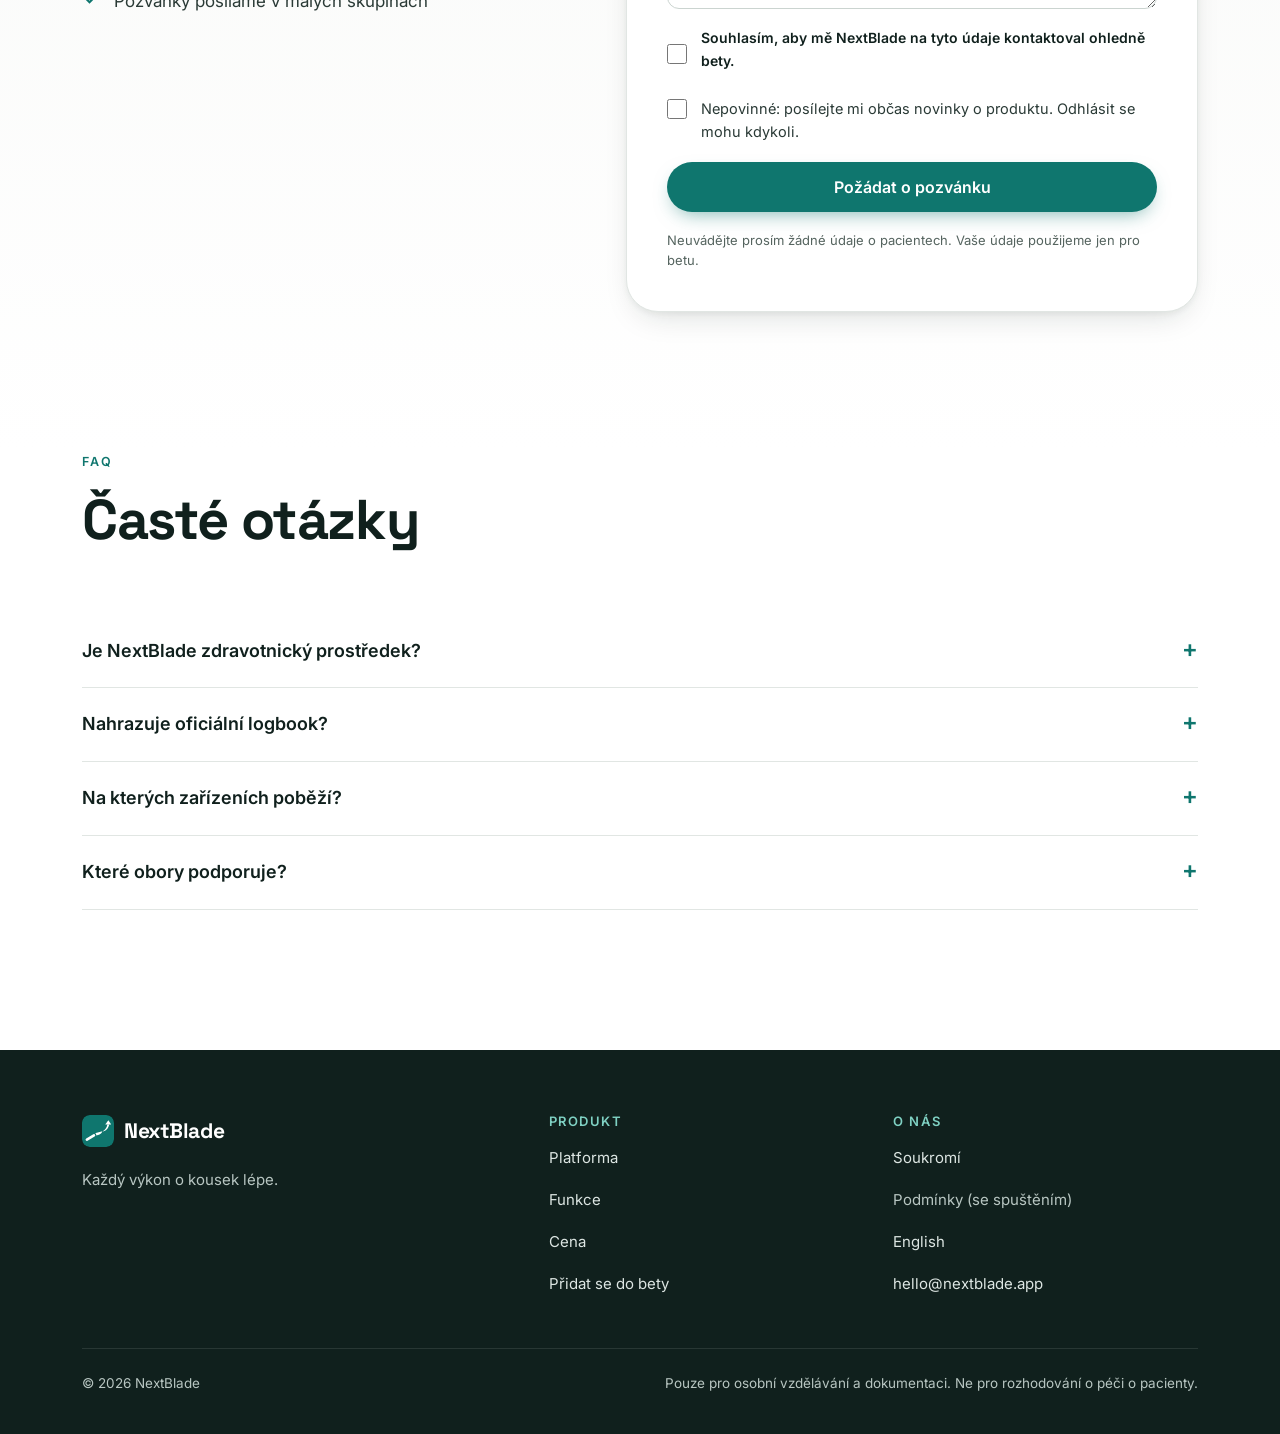
<file: cs/index.html>
<!doctype html>
<html lang="cs" class="no-js">
<head>
<meta charset="utf-8">
<meta name="viewport" content="width=device-width, initial-scale=1">
<title>NextBlade — Celá vaše chirurgická cesta na jednom místě</title>
<meta name="description" content="NextBlade je osobní platforma pro profesní rozvoj chirurgů. Spojuje vaše operační zkušenosti, pokrok, znalosti a profesní portfolio. Přidejte se do bety.">
<link rel="canonical" href="https://nextblade.app/cs/">
<link rel="alternate" hreflang="en" href="https://nextblade.app/">
<link rel="alternate" hreflang="cs" href="https://nextblade.app/cs/">
<link rel="alternate" hreflang="x-default" href="https://nextblade.app/">
<meta name="theme-color" content="#0F766E">

<meta property="og:type" content="website">
<meta property="og:site_name" content="NextBlade">
<meta property="og:url" content="https://nextblade.app/cs/">
<meta property="og:locale" content="cs_CZ">
<meta property="og:title" content="NextBlade — Celá vaše chirurgická cesta na jednom místě">
<meta property="og:description" content="Osobní platforma pro profesní rozvoj rezidentů i zkušených chirurgů. Každý výkon o kousek lépe. Přidejte se do bety.">
<meta property="og:image" content="https://nextblade.app/assets/og-image.png">
<meta property="og:image:width" content="1200">
<meta property="og:image:height" content="630">
<meta property="og:image:alt" content="Logo NextBlade s nadpisem Your surgical journey. All in one place.">
<meta name="twitter:card" content="summary_large_image">
<meta name="twitter:title" content="NextBlade — Celá vaše chirurgická cesta na jednom místě">
<meta name="twitter:description" content="Osobní platforma pro profesní rozvoj chirurgů. Přidejte se do bety.">
<meta name="twitter:image" content="https://nextblade.app/assets/og-image.png">

<link rel="icon" type="image/svg+xml" href="../assets/icon.svg">
<link rel="icon" type="image/png" sizes="64x64" href="../assets/favicon.png">
<link rel="apple-touch-icon" href="../assets/icon.png">

<link rel="preconnect" href="https://fonts.googleapis.com">
<link rel="preconnect" href="https://fonts.gstatic.com" crossorigin>
<link href="https://fonts.googleapis.com/css2?family=Inter:wght@400;500;600&family=Space+Grotesk:wght@500;600;700&display=swap" rel="stylesheet">
<link rel="stylesheet" href="../assets/styles.css">

<script type="application/ld+json">
{
  "@context": "https://schema.org",
  "@graph": [
    { "@type": "Organization", "name": "NextBlade", "url": "https://nextblade.app/", "logo": "https://nextblade.app/assets/icon.png", "slogan": "Every case, a little better." },
    { "@type": "WebSite", "name": "NextBlade", "url": "https://nextblade.app/", "inLanguage": "cs" }
  ]
}
</script>
<script>document.documentElement.classList.remove('no-js');</script>
</head>
<body>
<a class="skip" href="#main">Přejít na obsah</a>

<header class="site-header" id="header">
  <div class="wrap nav">
    <a href="#top" class="brand" aria-label="NextBlade, zpět nahoru"><img src="../assets/icon.svg" alt="" width="32" height="32"><span>NextBlade</span></a>
    <a class="btn btn-primary mobile-cta" href="#beta">Přidat se do bety</a>
    <button class="menu-btn" type="button" aria-expanded="false" aria-controls="nav-links" aria-label="Otevřít menu"><span></span></button>
    <nav aria-label="Hlavní menu">
      <ul class="nav-links" id="nav-links">
        <li><a href="#platform">Platforma</a></li>
        <li><a href="#how">Jak to funguje</a></li>
        <li><a href="#features">Funkce</a></li>
        <li><a href="#privacy">Soukromí</a></li>
        <li><a href="#pricing">Cena</a></li>
        <li><a class="lang" href="../" hreflang="en" lang="en" aria-label="English">EN</a></li>
        <li><a class="btn btn-primary" href="#beta">Přidat se do bety</a></li>
      </ul>
    </nav>
  </div>
</header>

<main id="main">
<div id="top"></div>

<!-- 1 HERO -->
<section class="hero" aria-labelledby="hero-title">
  <div class="wrap hero-grid">
    <div>
      <p class="eyebrow">Nová generace chirurgického rozvoje</p>
      <h1 id="hero-title">Vaše chirurgická cesta.<br><span class="accent">Na jednom místě.</span></h1>
      <p class="lead">Od první operace po další milník v kariéře. NextBlade spojuje vaše chirurgické zkušenosti, profesní pokrok a osobní učení na jednom místě.</p>
      <div class="hero-ctas">
        <a class="btn btn-primary" href="#beta">Přidat se do bety</a>
        <a class="btn btn-ghost" href="#platform">Prozkoumat NextBlade</a>
      </div>
      <p class="hero-note"><span class="dash" aria-hidden="true"></span><strong>Každý výkon o kousek lépe.</strong></p>
    </div>

    <div class="hero-visual">
      <figure class="phone" style="margin:0" aria-label="Ilustrativní obrazovka NextBlade: pokrok u laparoskopické cholecystektomie, ukázková data">
        <div class="screen">
          <div>
            <div class="s-sub">Pokrok</div>
            <div class="s-title">Lap. cholecystektomie</div>
          </div>
          <div class="s-seg" aria-hidden="true"><span class="on">Čas</span><span>Samostatnost</span><span>Výsledky</span></div>
          <div class="s-card">
            <div class="s-row"><span class="s-label">Operační čas · posledních 30 výkonů</span></div>
            <svg viewBox="0 0 280 120" width="100%" aria-hidden="true" style="margin:6px 0 4px">
              <line x1="0" y1="112" x2="280" y2="112" stroke="#DCE2DF"/>
              <g fill="#B7C5C1">
                <circle cx="8" cy="24" r="3"/><circle cx="17" cy="34" r="3"/><circle cx="26" cy="20" r="3"/><circle cx="35" cy="41" r="3"/><circle cx="44" cy="36" r="3"/><circle cx="53" cy="46" r="3"/><circle cx="62" cy="31" r="3"/><circle cx="71" cy="54" r="3"/><circle cx="80" cy="48" r="3"/><circle cx="89" cy="57" r="3"/><circle cx="98" cy="50" r="3"/><circle cx="107" cy="63" r="3"/><circle cx="116" cy="58" r="3"/><circle cx="125" cy="67" r="3"/><circle cx="134" cy="56" r="3"/><circle cx="143" cy="71" r="3"/><circle cx="152" cy="75" r="3"/><circle cx="161" cy="66" r="3"/><circle cx="170" cy="78" r="3"/><circle cx="179" cy="73" r="3"/><circle cx="188" cy="82" r="3"/><circle cx="197" cy="77" r="3"/><circle cx="206" cy="86" r="3"/><circle cx="215" cy="80" r="3"/><circle cx="224" cy="89" r="3"/><circle cx="233" cy="84" r="3"/><circle cx="242" cy="92" r="3"/><circle cx="251" cy="88" r="3"/><circle cx="260" cy="94" r="3"/><circle cx="269" cy="90" r="3"/>
              </g>
              <path d="M8 28 C 80 52, 170 80, 270 92" fill="none" stroke="#0F766E" stroke-width="3.5" stroke-linecap="round"/>
            </svg>
            <div class="s-sub">Váš klouzavý průměr klesá.</div>
          </div>
          <div class="s-row" style="gap:8px">
            <div class="s-card" style="flex:1"><div class="s-label">Jako operatér</div><div class="s-num">24</div></div>
            <div class="s-card" style="flex:1"><div class="s-label">Pod dohledem</div><div class="s-num">6</div></div>
          </div>
          <div class="s-card">
            <div class="s-row"><span class="s-label">Osobní cíl</span><span class="s-label">24 / 50</span></div>
            <div class="s-bar" style="margin-top:8px"><i style="width:48%"></i></div>
          </div>
          <div class="s-tabbar" aria-hidden="true"><i></i><i></i><i class="on"></i><i></i><i></i></div>
        </div>
      </figure>
      <p class="mock-note">Ilustrativní obrazovka · ukázková data</p>
    </div>
  </div>
</section>

<!-- 2 PROBLEM -->
<section class="problem" aria-labelledby="problem-title">
  <div class="wrap">
    <div class="head reveal">
      <p class="eyebrow">Problém</p>
      <h2 class="h2" id="problem-title">Vaše zkušenosti si zaslouží víc než seznam operací.</h2>
    </div>
    <div class="pains reveal">
      <article class="pain"><span class="num">01</span><h3>Roztříštěné zkušenosti</h3><p>Záznamy o výkonech, poznámky z učení a profesní milníky bývají rozházené v různých nástrojích.</p></article>
      <article class="pain"><span class="num">02</span><h3>Omezený pohled</h3><p>Samotný počet výkonů neřekne o profesním rozvoji všechno.</p></article>
      <article class="pain"><span class="num">03</span><h3>Znalosti se ztrácejí</h3><p>Užitečné poznatky a odborné zdroje se těžko dohledávají, když je znovu potřebujete.</p></article>
    </div>
  </div>
</section>

<!-- 3 PLATFORM -->
<section id="platform" aria-labelledby="platform-title">
  <div class="wrap">
    <div class="head reveal">
      <p class="eyebrow">Jeden propojený prostor</p>
      <h2 class="h2" id="platform-title">Jedna platforma. Každá etapa vaší chirurgické cesty.</h2>
      <p class="lead">Šest propojených oblastí, které stavíme krok za krokem. Otevřeně ukazujeme, co už existuje a co je teprve před námi.</p>
    </div>
    <div class="areas">
      <article class="area reveal">
        <div class="icon" aria-hidden="true"><svg viewBox="0 0 24 24" fill="none" stroke="#0F766E" stroke-width="2" stroke-linecap="round" stroke-linejoin="round"><path d="M4 19.5A2.5 2.5 0 0 1 6.5 17H20V3H6.5A2.5 2.5 0 0 0 4 5.5z"/><path d="M4 19.5A2.5 2.5 0 0 0 6.5 22H20v-5"/><path d="M9 8h7M9 12h5"/></svg></div>
        <span class="badge badge-live">V betě</span>
        <h3>Logbook</h3><p>Vaše osobní chirurgické zkušenosti, přehledně uspořádané a dohledatelné.</p>
      </article>
      <article class="area reveal">
        <div class="icon" aria-hidden="true"><svg viewBox="0 0 24 24" fill="none" stroke="#0F766E" stroke-width="2" stroke-linecap="round" stroke-linejoin="round"><polyline points="3 17 9 11 13 15 21 7"/><polyline points="15 7 21 7 21 13"/></svg></div>
        <span class="badge badge-live">V betě</span>
        <h3>Pokrok</h3><p>Sledujte skladbu výkonů, své role a profesní milníky v čase.</p>
      </article>
      <article class="area reveal">
        <div class="icon" aria-hidden="true"><svg viewBox="0 0 24 24" fill="none" stroke="#0F766E" stroke-width="2" stroke-linecap="round" stroke-linejoin="round"><path d="M12 6.5C10 4.5 6.5 4 3 4.5v14c3.5-.5 7 0 9 2 2-2 5.5-2.5 9-2v-14c-3.5-.5-7 0-9 2z"/><path d="M12 6.5v14"/></svg></div>
        <span class="badge badge-early">První verze</span>
        <h3>Znalosti</h3><p>Spojte ověřené vzdělávací zdroje s vlastními chirurgickými poznámkami.</p>
      </article>
      <article class="area reveal">
        <div class="icon" aria-hidden="true"><svg viewBox="0 0 24 24" fill="none" stroke="#0F766E" stroke-width="2" stroke-linecap="round" stroke-linejoin="round"><circle cx="12" cy="12" r="9"/><polygon points="15.5 8.5 13.5 13.5 8.5 15.5 10.5 10.5"/></svg></div>
        <span class="badge badge-plan">V plánu</span>
        <h3>Navigátor vzdělávání</h3><p>Porovnávejte zaznamenané zkušenosti s oficiálními vzdělávacími programy. Už teď si v sekci Pokrok můžete nastavit vlastní osobní cíle.</p>
      </article>
      <article class="area reveal">
        <div class="icon" aria-hidden="true"><svg viewBox="0 0 24 24" fill="none" stroke="#0F766E" stroke-width="2" stroke-linecap="round" stroke-linejoin="round"><rect x="3" y="7" width="18" height="13" rx="2"/><path d="M8 7V5a2 2 0 0 1 2-2h4a2 2 0 0 1 2 2v2"/><path d="M3 13h18"/></svg></div>
        <span class="badge badge-plan">V plánu</span>
        <h3>Portfolio</h3><p>Vytvořte si strukturovaný profesní přehled pro další kariérní krok.</p>
      </article>
      <article class="area reveal">
        <div class="icon" aria-hidden="true"><svg viewBox="0 0 24 24" fill="none" stroke="#0F766E" stroke-width="2" stroke-linecap="round" stroke-linejoin="round"><circle cx="6" cy="6" r="2.5"/><circle cx="18" cy="6" r="2.5"/><circle cx="12" cy="18" r="2.5"/><path d="M8 7.5l2.8 8.2M16 7.5l-2.8 8.2M8.5 6h7"/></svg></div>
        <span class="badge badge-plan">V plánu</span>
        <h3>Síť</h3><p>Objevujte profesní kontakty, vzdělávací akce a nové příležitosti.</p>
      </article>
    </div>
    <div class="legend reveal" role="group" aria-label="Vysvětlivky stavu">
      <span class="badge badge-live">V betě</span> funguje v naší neveřejné testovací verzi
      <span class="badge badge-early">První verze</span> první části hotové, další přibudou
      <span class="badge badge-plan">V plánu</span> plánováno, zatím nehotové
    </div>
  </div>
</section>

<!-- 4 HOW IT WORKS -->
<section class="how" id="how" aria-labelledby="how-title">
  <div class="wrap">
    <div class="head center reveal">
      <p class="eyebrow">Jak to funguje</p>
      <h2 class="h2" id="how-title">Od zkušenosti k pokroku.</h2>
    </div>
    <ol class="flow" style="list-style:none;margin:0;padding:0">
      <li class="step reveal"><span class="dot">01</span><h3>Příprava</h3><p>Před výkonem si projděte vlastní poznámky a užitečné vzdělávací zdroje.</p></li>
      <li class="step reveal"><span class="dot">02</span><h3>Záznam</h3><p>Zapište výkon rychle a soustředěně. Opakovaný výkon zaznamenáte pár klepnutími.</p></li>
      <li class="step reveal"><span class="dot">03</span><h3>Reflexe</h3><p>Zachyťte jeden poznatek, dokud je čerstvý, a později se k vlastním zkušenostem vraťte.</p></li>
      <li class="step reveal"><span class="dot">04</span><h3>Růst</h3><p>Sledujte trendy, milníky vzdělávání a v budoucnu i své profesní portfolio.</p></li>
    </ol>
  </div>
</section>

<!-- 5 SHOWCASE -->
<section id="features" aria-labelledby="features-title">
  <div class="wrap">
    <div class="head reveal">
      <p class="eyebrow">Produkt</p>
      <h2 class="h2" id="features-title">Navrženo pro to, jak chirurgové opravdu pracují.</h2>
      <p class="lead">Obrazovky níže jsou ilustrativní a používají ukázková data. Funkce označené jako koncept zatím nejsou hotové.</p>
    </div>
    <div class="showcase-grid">
      <div class="tabs" role="tablist" aria-label="Funkce NextBlade">
        <button type="button" class="tab" role="tab" id="t-log" aria-controls="p-log" aria-selected="true"><strong>Rychlý logbook</strong><span class="badge badge-live">V betě</span><span class="desc">Vyberte nedávný výkon, potvrďte svou roli a uložte. Údaje z posledního podobného výkonu se předvyplní. Žádná pole pro identifikaci pacienta.</span></button>
        <button type="button" class="tab" role="tab" id="t-prog" aria-controls="p-prog" aria-selected="false" tabindex="-1"><strong>Osobní analýza pokroku</strong><span class="badge badge-live">V betě</span><span class="desc">Počty výkonů podle role a období, vývoj operačního času, samostatnost v čase a milníky, vždy se srozumitelným shrnutím.</span></button>
        <button type="button" class="tab" role="tab" id="t-nav" aria-controls="p-nav" aria-selected="false" tabindex="-1"><strong>Osobní cíle vzdělávání</strong><span class="badge badge-live">V betě</span><span class="desc">Nastavte si vlastní cíle, poznamenejte si zdroj, podle kterého je sledujete, a vidíte vedle nich zaznamenané zkušenosti. Oficiální vzdělávací programy zatím nejsou součástí aplikace.</span></button>
        <button type="button" class="tab" role="tab" id="t-hub" aria-controls="p-hub" aria-selected="false" tabindex="-1"><strong>Chytrý přehled výkonu</strong><span class="badge badge-plan">Koncept</span><span class="desc">Jedno místo pro každý výkon: vaše historie, poznámky a odkazy na ověřené vzdělávací zdroje.</span></button>
        <button type="button" class="tab" role="tab" id="t-play" aria-controls="p-play" aria-selected="false" tabindex="-1"><strong>Osobní chirurgický playbook</strong><span class="badge badge-live">V betě</span><span class="desc">Vaše klíčové kroky, úskalí a zaměření pro každý výkon, spolu s posledními reflexemi před dalším výkonem.</span></button>
        <button type="button" class="tab" role="tab" id="t-port" aria-controls="p-port" aria-selected="false" tabindex="-1"><strong>Profesní portfolio</strong><span class="badge badge-plan">Koncept</span><span class="desc">Strukturovaný přehled zaznamenaných zkušeností pro žádosti a kariérní milníky.</span></button>
      </div>

      <div class="stage">
        <div class="panel active" role="tabpanel" id="p-log" aria-labelledby="t-log">
          <div class="phone" role="img" aria-label="Ilustrativní obrazovka rychlého zápisu">
            <div class="screen">
              <div class="s-row"><span class="s-sub">Nový výkon</span><span class="s-sub">0:09</span></div>
              <div class="s-title">Lap. cholecystektomie</div>
              <div class="s-card" style="background:var(--teal-50);border-color:var(--teal-100);color:var(--teal-600);font-size:12px;font-weight:600">Předvyplněno z posledního podobného výkonu</div>
              <div class="s-label">Datum</div>
              <div class="s-chips"><span class="s-chip on">Dnes</span><span class="s-chip">Včera</span></div>
              <div class="s-label">Vaše role</div>
              <div class="s-chips"><span class="s-chip on">Operatér</span><span class="s-chip">Pod dohledem</span><span class="s-chip">Asistent</span></div>
              <div class="s-label">Přístup</div>
              <div class="s-chips"><span class="s-chip on">Laparoskopicky</span><span class="s-chip">Roboticky</span><span class="s-chip">Otevřeně</span></div>
              <div class="s-card"><div class="s-label">Co příště udělat jinak</div><div style="margin-top:4px;color:#8A9893">Nepovinné…</div></div>
              <div style="margin-top:auto" class="s-btn">Uložit výkon</div>
            </div>
          </div>
        </div>
        <div class="panel" role="tabpanel" id="p-prog" aria-labelledby="t-prog" hidden>
          <div class="phone" role="img" aria-label="Ilustrativní obrazovka přehledu pokroku">
            <div class="screen">
              <div class="s-title">Pokrok</div>
              <div class="s-seg" aria-hidden="true"><span>Týden</span><span class="on">Měsíc</span><span>Rok</span></div>
              <div class="s-card"><div class="s-num">18</div><div class="s-sub">výkonů tento měsíc</div></div>
              <div class="s-card s-list"><div><span>Operatér</span><b>11</b></div><div><span>Pod dohledem</span><b>4</b></div><div><span>Asistent</span><b>3</b></div></div>
              <div class="s-card"><div class="s-label">Samostatnost v čase</div>
                <div style="display:flex;gap:4px;align-items:flex-end;height:70px;margin-top:8px">
                  <i style="flex:1;height:30%;background:var(--teal-100);border-radius:4px"></i><i style="flex:1;height:42%;background:var(--teal-100);border-radius:4px"></i><i style="flex:1;height:50%;background:#7FBDB4;border-radius:4px"></i><i style="flex:1;height:61%;background:#7FBDB4;border-radius:4px"></i><i style="flex:1;height:72%;background:var(--teal);border-radius:4px"></i><i style="flex:1;height:85%;background:var(--teal);border-radius:4px"></i>
                </div></div>
              <div class="s-card" style="background:var(--ink);color:#fff;border-color:var(--ink)"><div class="s-label" style="color:#9FB3AE">Milník</div><div style="font-family:var(--font-display);font-weight:700;font-size:16px">50 výkonů jako operatér</div></div>
            </div>
          </div>
        </div>
        <div class="panel" role="tabpanel" id="p-nav" aria-labelledby="t-nav" hidden>
          <div class="phone" role="img" aria-label="Ilustrativní obrazovka osobních cílů">
            <div class="screen">
              <div class="s-title">Moje cíle</div>
              <div class="s-sub">Zdroj: váš vlastní zápis, např. požadavky vzdělávacího programu</div>
              <div class="s-card"><div class="s-row"><span>Lap. cholecystektomie</span><span class="s-label">24 / 50</span></div><div class="s-bar" style="margin-top:8px"><i style="width:48%"></i></div></div>
              <div class="s-card"><div class="s-row"><span>Plastika tříselné kýly</span><span class="s-label">31 / 40</span></div><div class="s-bar" style="margin-top:8px"><i style="width:78%"></i></div></div>
              <div class="s-card"><div class="s-row"><span>Apendektomie</span><span class="s-label">40 / 40</span></div><div class="s-bar" style="margin-top:8px"><i style="width:100%"></i></div></div>
              <div class="s-card"><div class="s-row"><span>Osteosyntéza hlezna</span><span class="s-label">7 / 20</span></div><div class="s-bar" style="margin-top:8px"><i style="width:35%"></i></div></div>
              <div class="s-btn" style="margin-top:auto;background:#fff;color:var(--teal);border:1px solid var(--line)">+ Přidat cíl</div>
            </div>
          </div>
        </div>
        <div class="panel" role="tabpanel" id="p-hub" aria-labelledby="t-hub" hidden>
          <div class="phone" role="img" aria-label="Koncept: obrazovka přehledu výkonu">
            <div class="screen">
              <span class="badge badge-plan" style="justify-self:start;width:max-content">Concept</span>
              <div class="s-title">Plastika tříselné kýly</div>
              <div class="s-card s-list"><div><span>Moje výkony</span><b>31</b></div><div><span>Poslední výkon</span><small>před 12 dny</small></div><div><span>Můj playbook</span><small>5 klíčových kroků</small></div></div>
              <div class="s-label">Vzdělávací zdroje</div>
              <div class="s-card s-list"><div><span>Doporučený postup</span><small>odkaz ↗</small></div><div><span>Video techniky</span><small>odkaz ↗</small></div><div><span>Můj uložený článek</span><small>odkaz ↗</small></div></div>
              <div class="s-card"><div class="s-label">Moje poslední reflexe</div><div style="margin-top:4px">„Před uzávěrem zkontrolovat polohu síťky.“</div></div>
            </div>
          </div>
        </div>
        <div class="panel" role="tabpanel" id="p-play" aria-labelledby="t-play" hidden>
          <div class="phone" role="img" aria-label="Ilustrativní obrazovka osobního playbooku">
            <div class="screen">
              <div class="s-sub">Příprava</div>
              <div class="s-title">Lap. cholecystektomie</div>
              <div class="s-card"><div class="s-label">Moje klíčové kroky</div>
                <ol style="margin:6px 0 0;padding-left:18px;display:grid;gap:4px"><li>Váš krok</li><li>Váš krok</li><li>Váš krok</li></ol></div>
              <div class="s-card"><div class="s-label">Úskalí, na která si dávám pozor</div><div style="margin-top:4px">Vaše vlastní poznámky</div></div>
              <div class="s-card" style="background:var(--teal-50);border-color:var(--teal-100)"><div class="s-label" style="color:var(--teal-600)">Dnešní zaměření</div><div style="margin-top:4px;font-weight:600">Jedna věc, kterou jste si vybrali minule</div></div>
              <div class="s-card"><div class="s-label">Poslední reflexe</div><div class="s-sub" style="margin-top:4px">3 poznámky z nedávných výkonů</div></div>
            </div>
          </div>
        </div>
        <div class="panel" role="tabpanel" id="p-port" aria-labelledby="t-port" hidden>
          <div class="phone" role="img" aria-label="Koncept: obrazovka profesního portfolia">
            <div class="screen">
              <span class="badge badge-plan" style="justify-self:start;width:max-content">Concept</span>
              <div class="s-title">Portfolio</div>
              <div class="s-card"><div class="s-label">Zaznamenané zkušenosti</div><div class="s-num">412</div><div class="s-sub">výkonů · 3 roky</div></div>
              <div class="s-card s-list"><div><span>Kurzy</span><small>4</small></div><div><span>Přednášky</span><small>2</small></div><div><span>Milníky</span><small>9</small></div></div>
              <div class="s-btn" style="margin-top:auto">Exportovat přehled (PDF)</div>
            </div>
          </div>
        </div>
      </div>
    </div>
  </div>
</section>

<!-- 6 INTELLIGENCE -->
<section class="intel" aria-labelledby="intel-title">
  <div class="wrap intel-grid">
    <div class="reveal">
      <p class="eyebrow">NextBlade Intelligence</p>
      <h2 class="h2" id="intel-title" style="margin:18px 0 20px">Vaše zkušenosti, snadněji prozkoumatelné.</h2>
      <p class="lead">Ptejte se na vlastní záznamy běžnou řečí, místo nastavování filtrů a tabulek.</p>
      <ul class="intel-points">
        <li><svg width="18" height="18" viewBox="0 0 24 24" fill="none" stroke="#7FD1C3" stroke-width="2.5" aria-hidden="true"><polyline points="20 6 9 17 4 12"/></svg>Pracuje jen s vašimi vlastními profesními záznamy a vzdělávacími cíli.</li>
        <li><svg width="18" height="18" viewBox="0 0 24 24" fill="none" stroke="#7FD1C3" stroke-width="2.5" aria-hidden="true"><polyline points="20 6 9 17 4 12"/></svg>Nehodnotí klinickou kompetenci.</li>
        <li><svg width="18" height="18" viewBox="0 0 24 24" fill="none" stroke="#7FD1C3" stroke-width="2.5" aria-hidden="true"><polyline points="20 6 9 17 4 12"/></svg>Nikdy nedává doporučení k léčbě ani ke konkrétním pacientům.</li>
      </ul>
      <p style="margin-top:28px"><span class="badge" style="background:rgba(255,255,255,.1);color:#DDE6E3">V plánu</span></p>
    </div>
    <div class="chat reveal" role="group" aria-label="Ukázkové otázky">
      <p class="bubble q">Kolik laparoskopických cholecystektomií jsem letos zapsal jako operatér?</p>
      <p class="bubble q">Které výkony jsem v poslední době nezapsal?</p>
      <p class="bubble q">Jak se v čase měnila skladba mých výkonů?</p>
      <p class="bubble a">Odpovědi budou vycházet jen z vašeho logbooku.</p>
    </div>
  </div>
</section>

<!-- 7 FOUNDER -->
<section aria-labelledby="founder-title">
  <div class="wrap founder">
    <div class="founder-card reveal">
      <img src="../assets/icon.svg" alt="" width="200" height="200">
      <p class="caption">Vytváří praktikující chirurg</p>
    </div>
    <div class="body reveal">
      <p class="eyebrow">Od chirurga</p>
      <h2 class="h2" id="founder-title">Postaveno na skutečné chirurgické praxi.</h2>
      <blockquote>NextBlade vznikl z jednoduché myšlenky: chirurgické zkušenosti by mělo být snazší zaznamenat, pochopit a učit se z nich.</blockquote>
      <p>NextBlade navrhuje a vyvíjí praktikující chirurg a podobu mu dává zpětná vazba od kolegů, od rezidentů zapisujících první výkony až po zkušené chirurgy.</p>
    </div>
  </div>
</section>

<!-- 8 PRIVACY -->
<section class="privacy" id="privacy" aria-labelledby="privacy-title">
  <div class="wrap">
    <div class="head reveal">
      <p class="eyebrow">Soukromí</p>
      <h2 class="h2" id="privacy-title">Vaše profesní cesta je osobní.</h2>
      <p class="lead">NextBlade je postavený kolem vašich profesních záznamů, ne kolem pacientů.</p>
    </div>
    <div class="priv-grid">
      <article class="priv reveal">
        <svg viewBox="0 0 24 24" fill="none" stroke="#0F766E" stroke-width="2" stroke-linecap="round" stroke-linejoin="round" aria-hidden="true"><rect x="4" y="11" width="16" height="10" rx="2"/><path d="M8 11V7a4 4 0 0 1 8 0v4"/></svg>
        <h3>Soukromé jako výchozí</h3><p>V současné betě se vaše záznamy ukládají jen ve vašem telefonu. Cloud NextBlade zatím neexistuje. Zámek aplikace přes Face ID, otisk prstu nebo kód zařízení je ve výchozím stavu zapnutý, pokud ho máte v telefonu nastavený.</p>
      </article>
      <article class="priv reveal">
        <svg viewBox="0 0 24 24" fill="none" stroke="#0F766E" stroke-width="2" stroke-linecap="round" stroke-linejoin="round" aria-hidden="true"><path d="M12 3l8 4v5c0 5-3.5 8-8 9-4.5-1-8-4-8-9V7z"/></svg>
        <h3>Minimum údajů o výkonu</h3><p>Logbook nemá pole pro jména, rodná čísla ani data narození pacientů. Jen věkovou skupinu a volitelně pohlaví a ASA.</p>
      </article>
      <article class="priv reveal">
        <svg viewBox="0 0 24 24" fill="none" stroke="#0F766E" stroke-width="2" stroke-linecap="round" stroke-linejoin="round" aria-hidden="true"><path d="M10.3 3.9L1.8 18a2 2 0 0 0 1.7 3h17a2 2 0 0 0 1.7-3L13.7 3.9a2 2 0 0 0-3.4 0z"/><line x1="12" y1="9" x2="12" y2="13"/><line x1="12" y1="17" x2="12.01" y2="17"/></svg>
        <h3>Opatrně s citlivým textem</h3><p>Volné poznámky se kontrolují, zda neobsahují něco, co vypadá jako identifikátor, např. rodné číslo nebo jméno pacienta, a před uložením vás upozorníme.</p>
      </article>
      <article class="priv reveal">
        <svg viewBox="0 0 24 24" fill="none" stroke="#0F766E" stroke-width="2" stroke-linecap="round" stroke-linejoin="round" aria-hidden="true"><path d="M21 15v4a2 2 0 0 1-2 2H5a2 2 0 0 1-2-2v-4"/><polyline points="7 10 12 15 17 10"/><line x1="12" y1="15" x2="12" y2="3"/></svg>
        <h3>Vaše data, vaše kontrola</h3><p>Nic se nesdílí, dokud se sami nerozhodnete. Úplný export vašich záznamů je v plánu.</p>
      </article>
    </div>
    <p class="priv-note reveal">NextBlade slouží pouze k osobnímu vzdělávání a dokumentaci. Není zdravotnickým prostředkem ani systémem pro podporu klinického rozhodování a nenahrazuje oficiální logbooky. Automatická kontrola nemusí zachytit vše, proto nikdy nezadávejte údaje, podle kterých by šlo pacienta identifikovat.</p>
  </div>
</section>

<!-- 9 PRICING -->
<section id="pricing" aria-labelledby="pricing-title">
  <div class="wrap">
    <div class="head reveal">
      <p class="eyebrow">Plánovaná cena</p>
      <h2 class="h2" id="pricing-title">Investujte do svého chirurgického rozvoje.</h2>
      <p class="lead">NextBlade je v uzavřené betě a zatím nic neprodáváme. Beta testeři ho používají zdarma. Tohle plánujeme při spuštění.</p>
    </div>
    <div class="price-wrap">
      <div class="price-card trial reveal">
        <span class="badge badge-live" style="justify-self:start">Plánováno</span>
        <h3>90 dní zdarma</h3>
        <p style="color:var(--muted)">Vyzkoušejte všechny funkce členství tři měsíce, než se rozhodnete.</p>
        <ul>
          <li><svg width="18" height="18" viewBox="0 0 24 24" fill="none" stroke="#0F766E" stroke-width="2.5" aria-hidden="true"><polyline points="20 6 9 17 4 12"/></svg>Plný přístup po celou zkušební dobu</li>
          <li><svg width="18" height="18" viewBox="0 0 24 24" fill="none" stroke="#0F766E" stroke-width="2.5" aria-hidden="true"><polyline points="20 6 9 17 4 12"/></svg>Na konci se rozhodnete, bez závazku</li>
        </ul>
      </div>
      <div class="price-card member reveal">
        <span class="badge" style="justify-self:start;background:rgba(255,255,255,.12);color:#DDE6E3">Plánováno</span>
        <h3>Členství NextBlade</h3>
        <p class="big" style="font-size:clamp(30px,3.4vw,40px)">Již brzy</p>
        <p class="alt">Cenu oznámíme před spuštěním.</p>
        <ul>
          <li><svg width="18" height="18" viewBox="0 0 24 24" fill="none" stroke="#7FD1C3" stroke-width="2.5" aria-hidden="true"><polyline points="20 6 9 17 4 12"/></svg>Osobní logbook</li>
          <li><svg width="18" height="18" viewBox="0 0 24 24" fill="none" stroke="#7FD1C3" stroke-width="2.5" aria-hidden="true"><polyline points="20 6 9 17 4 12"/></svg>Pokročilá analýza pokroku</li>
          <li><svg width="18" height="18" viewBox="0 0 24 24" fill="none" stroke="#7FD1C3" stroke-width="2.5" aria-hidden="true"><polyline points="20 6 9 17 4 12"/></svg>Osobní cíle vzdělávání</li>
          <li><svg width="18" height="18" viewBox="0 0 24 24" fill="none" stroke="#7FD1C3" stroke-width="2.5" aria-hidden="true"><polyline points="20 6 9 17 4 12"/></svg>Navigátor vzdělávání <span class="muted">(plánováno)</span></li>
          <li><svg width="18" height="18" viewBox="0 0 24 24" fill="none" stroke="#7FD1C3" stroke-width="2.5" aria-hidden="true"><polyline points="20 6 9 17 4 12"/></svg>Osobní chirurgický playbook</li>
          <li><svg width="18" height="18" viewBox="0 0 24 24" fill="none" stroke="#7FD1C3" stroke-width="2.5" aria-hidden="true"><polyline points="20 6 9 17 4 12"/></svg>Profesní portfolio <span class="muted">(plánováno)</span></li>
          <li><svg width="18" height="18" viewBox="0 0 24 24" fill="none" stroke="#7FD1C3" stroke-width="2.5" aria-hidden="true"><polyline points="20 6 9 17 4 12"/></svg>Měsíční přehledy <span class="muted">(plánováno)</span></li>
          <li><svg width="18" height="18" viewBox="0 0 24 24" fill="none" stroke="#7FD1C3" stroke-width="2.5" aria-hidden="true"><polyline points="20 6 9 17 4 12"/></svg>Chytré přehledy v budoucnu <span class="muted">(plánováno)</span></li>
        </ul>
        <a class="btn btn-light" href="#beta" style="justify-self:start;margin-top:8px">Přidat se do bety</a>
      </div>
    </div>
    <div class="price-foot reveal">
      <p>Obsah členství se může do spuštění změnit.</p>
      <p>Než začneme cokoli účtovat, zveřejníme jasná pravidla, co se stane s vašimi záznamy po skončení členství.</p>
    </div>
  </div>
</section>

<!-- 10 BETA -->
<section class="beta" id="beta" aria-labelledby="beta-title">
  <div class="wrap beta-grid">
    <div class="reveal">
      <p class="eyebrow">Uzavřená beta</p>
      <h2 class="h2" id="beta-title" style="margin:18px 0 20px">Pomozte utvářet budoucnost NextBlade.</h2>
      <p class="lead">Zveme chirurgy, aby nám pomohli testovat a vylepšovat novou generaci NextBlade.</p>
      <ul class="beta-points">
        <li><svg width="20" height="20" viewBox="0 0 24 24" fill="none" stroke="#0F766E" stroke-width="2.5" aria-hidden="true"><polyline points="20 6 9 17 4 12"/></svg>Během bety zdarma</li>
        <li><svg width="20" height="20" viewBox="0 0 24 24" fill="none" stroke="#0F766E" stroke-width="2.5" aria-hidden="true"><polyline points="20 6 9 17 4 12"/></svg>Přímý kontakt s týmem: vaše zpětná vazba určuje, co postavíme</li>
        <li><svg width="20" height="20" viewBox="0 0 24 24" fill="none" stroke="#0F766E" stroke-width="2.5" aria-hidden="true"><polyline points="20 6 9 17 4 12"/></svg>Pozvánky posíláme v malých skupinách</li>
      </ul>
    </div>

    <form class="card reveal" id="beta-form" novalidate>
      <div class="row-2">
        <div class="field"><label for="f-name">Jméno</label><input id="f-name" name="name" type="text" autocomplete="name" required maxlength="120" aria-describedby="e-name"><p class="err" id="e-name"></p></div>
        <div class="field"><label for="f-email">E-mail</label><input id="f-email" name="email" type="email" autocomplete="email" required maxlength="200" aria-describedby="e-email"><p class="err" id="e-email"></p></div>
      </div>
      <div class="row-2">
        <div class="field"><label for="f-spec">Obor</label>
          <select id="f-spec" name="specialty" required aria-describedby="e-spec">
            <option value="">Vyberte…</option>
            <option>Všeobecná chirurgie</option><option>Traumatologie / ortopedie</option><option>Cévní chirurgie</option><option>Plastická chirurgie / chirurgie ruky</option><option>Urologie</option><option>Gynekologie</option><option>Jiný chirurgický obor</option>
          </select><p class="err" id="e-spec"></p></div>
        <div class="field"><label for="f-stage">Fáze kariéry</label>
          <select id="f-stage" name="career_stage" required aria-describedby="e-stage">
            <option value="">Vyberte…</option>
            <option>Student medicíny</option><option>Rezident / v přípravě</option><option>Fellow</option><option>Atestovaný lékař</option>
          </select><p class="err" id="e-stage"></p></div>
      </div>
      <div class="field"><label for="f-country">Země</label><input id="f-country" name="country" type="text" autocomplete="country-name" required maxlength="80" aria-describedby="e-country"><p class="err" id="e-country"></p></div>
      <div class="field"><label for="f-feedback">S čím by vám měl NextBlade pomoct? <span class="opt">(nepovinné)</span></label><textarea id="f-feedback" name="feedback" maxlength="1000"></textarea></div>
      <div class="hp" aria-hidden="true"><label for="f-company">Toto pole nevyplňujte</label><input id="f-company" name="_gotcha" type="text" tabindex="-1" autocomplete="off"></div>
      <div class="field">
        <label class="check"><input type="checkbox" id="f-consent" name="beta_contact" value="yes" required aria-describedby="e-consent"><span>Souhlasím, aby mě NextBlade na tyto údaje kontaktoval ohledně bety.</span></label>
        <p class="err" id="e-consent"></p>
      </div>
      <label class="check"><input type="checkbox" name="marketing_consent" value="yes"><span>Nepovinné: posílejte mi občas novinky o produktu. Odhlásit se mohu kdykoli.</span></label>
      <button class="btn btn-primary" type="submit" id="beta-submit">Požádat o pozvánku</button>
      <div class="form-status" id="form-status" role="status" aria-live="polite"></div>
      <p class="form-fine">Neuvádějte prosím žádné údaje o pacientech. Vaše údaje použijeme jen pro betu.</p>
    </form>
  </div>
</section>

<!-- FAQ -->
<section class="faq" aria-labelledby="faq-title" style="padding-top:0">
  <div class="wrap">
    <div class="head reveal"><p class="eyebrow">FAQ</p><h2 class="h2" id="faq-title">Časté otázky</h2></div>
    <details><summary>Je NextBlade zdravotnický prostředek?</summary><p>Ne. NextBlade slouží k osobnímu vzdělávání a profesní dokumentaci. Nedává klinická doporučení a nevyhodnocuje snímky.</p></details>
    <details><summary>Nahrazuje oficiální logbook?</summary><p>Ne, funguje vedle oficiálních logbooků. Exporty, které jejich vyplňování urychlí, máme v plánu.</p></details>
    <details><summary>Na kterých zařízeních poběží?</summary><p>Na iPhonu i Androidu. Beta začíná s malou skupinou testerů.</p></details>
    <details><summary>Které obory podporuje?</summary><p>Nejdřív všeobecnou chirurgii a traumatologii/ortopedii, další obory přidáme podle zájmu beta testerů.</p></details>
  </div>
</section>
</main>

<footer class="site-footer">
  <div class="wrap">
    <div class="foot-grid">
      <div>
        <a href="#top" class="brand"><img src="../assets/icon.svg" alt="" width="32" height="32"><span>NextBlade</span></a>
        <p class="tag">Každý výkon o kousek lépe.</p>
      </div>
      <div>
        <h3 class="foot-h">Produkt</h3>
        <ul><li><a href="#platform">Platforma</a></li><li><a href="#features">Funkce</a></li><li><a href="#pricing">Cena</a></li><li><a href="#beta">Přidat se do bety</a></li></ul>
      </div>
      <div>
        <h3 class="foot-h">O nás</h3>
        <ul><li><a href="#privacy">Soukromí</a></li><li><span>Podmínky (se spuštěním)</span></li><li><a href="../" hreflang="en" lang="en">English</a></li><li><a href="mailto:hello@nextblade.app">hello@nextblade.app</a></li></ul>
      </div>
    </div>
    <div class="foot-bottom"><span>© 2026 NextBlade</span><span>Pouze pro osobní vzdělávání a dokumentaci. Ne pro rozhodování o péči o pacienty.</span></div>
  </div>
</footer>

<script src="../assets/main.js" defer></script>
</body>
</html>
</file>
<file: assets/styles.css>
/* NextBlade website – design tokens + components */
:root {
  --teal: #0F766E;
  --teal-600: #0B5A54;
  --teal-50: #E6F2F0;
  --teal-100: #CDE6E2;
  --ink: #10201D;
  --ink-80: #2A3A36;
  --muted: #55645F;
  --line: #E1E6E3;
  --paper: #F6F7F5;
  --white: #FFFFFF;
  --amber: #92400E;
  --amber-bg: #FDF0E1;

  --font-display: 'Space Grotesk', Inter, system-ui, sans-serif;
  --font-body: Inter, system-ui, -apple-system, 'Segoe UI', sans-serif;

  --r-sm: 10px; --r-md: 16px; --r-lg: 24px; --r-xl: 32px;
  --shadow-sm: 0 1px 2px rgba(16,32,29,.06), 0 1px 1px rgba(16,32,29,.04);
  --shadow-md: 0 12px 32px -12px rgba(16,32,29,.18), 0 2px 6px rgba(16,32,29,.05);
  --shadow-lg: 0 40px 80px -30px rgba(16,32,29,.35), 0 8px 24px -8px rgba(16,32,29,.12);

  --max: 1180px;
  --pad: clamp(20px, 4vw, 32px);
  --section: clamp(80px, 11vw, 140px);
}

*, *::before, *::after { box-sizing: border-box; }
html { scroll-behavior: smooth; -webkit-text-size-adjust: 100%; }
@media (prefers-reduced-motion: reduce) { html { scroll-behavior: auto; } }
body { margin: 0; font-family: var(--font-body); color: var(--ink); background: var(--white); line-height: 1.6; font-size: 17px; -webkit-font-smoothing: antialiased; overflow-x: hidden; }
img, svg { display: block; max-width: 100%; }
h1, h2, h3, h4 { font-family: var(--font-display); letter-spacing: -0.025em; line-height: 1.08; margin: 0; font-weight: 700; }
p { margin: 0; }
a { color: var(--teal); text-underline-offset: 3px; }
a:hover { color: var(--teal-600); }
:focus-visible { outline: 3px solid var(--teal); outline-offset: 3px; border-radius: 6px; }
.sr-only { position: absolute; width: 1px; height: 1px; padding: 0; margin: -1px; overflow: hidden; clip: rect(0,0,0,0); white-space: nowrap; border: 0; }
.skip { position: absolute; left: 12px; top: -60px; background: var(--ink); color: #fff; padding: 10px 16px; border-radius: 10px; z-index: 100; }
.skip:focus { top: 12px; color: #fff; }

.wrap { max-width: var(--max); margin: 0 auto; padding: 0 var(--pad); }
section { padding: var(--section) 0; position: relative; }
.eyebrow { font-family: var(--font-body); font-size: 12.5px; font-weight: 600; letter-spacing: .14em; text-transform: uppercase; color: var(--teal); }
.head { max-width: 720px; display: grid; gap: 18px; margin-bottom: clamp(40px, 6vw, 64px); }
.head.center { margin-left: auto; margin-right: auto; text-align: center; justify-items: center; }
.h2 { font-size: clamp(34px, 5vw, 56px); }
.lead { font-size: clamp(18px, 1.6vw, 20px); color: var(--muted); }

/* buttons */
.btn { display: inline-flex; align-items: center; justify-content: center; gap: 8px; min-height: 50px; padding: 0 24px; border-radius: 999px; font: 600 16px/1 var(--font-body); text-decoration: none; border: 1px solid transparent; cursor: pointer; transition: background .2s, color .2s, border-color .2s, transform .2s, box-shadow .2s; }
.btn-primary { background: var(--teal); color: #fff; box-shadow: 0 8px 20px -8px rgba(15,118,110,.6); }
.btn-primary:hover { background: var(--teal-600); color: #fff; transform: translateY(-1px); }
.btn-ghost { background: transparent; color: var(--ink); border-color: var(--line); }
.btn-ghost:hover { border-color: var(--ink); color: var(--ink); }
.btn-light { background: #fff; color: var(--ink); }
.btn-light:hover { background: var(--teal-50); color: var(--ink); }
.btn[disabled] { opacity: .6; cursor: progress; transform: none; }

/* status badges */
.badge { display: inline-flex; align-items: center; gap: 6px; font-size: 12px; font-weight: 600; letter-spacing: .02em; padding: 5px 10px; border-radius: 999px; white-space: nowrap; }
.badge::before { content: ""; width: 6px; height: 6px; border-radius: 50%; background: currentColor; }
.badge-live { background: var(--teal-50); color: var(--teal-600); }
.badge-early { background: var(--amber-bg); color: var(--amber); }
.badge-plan { background: #EEF0EF; color: var(--muted); }

/* header */
.site-header { position: sticky; top: 0; z-index: 50; background: rgba(255,255,255,.82); backdrop-filter: saturate(180%) blur(16px); -webkit-backdrop-filter: saturate(180%) blur(16px); border-bottom: 1px solid transparent; transition: border-color .3s; }
.site-header.scrolled { border-bottom-color: var(--line); }
.nav { display: flex; align-items: center; justify-content: space-between; height: 72px; gap: 20px; }
.brand { display: inline-flex; align-items: center; gap: 10px; text-decoration: none; color: var(--ink); font-family: var(--font-display); font-weight: 700; font-size: 21px; letter-spacing: -0.02em; }
.brand:hover { color: var(--ink); }
.brand img { width: 32px; height: 32px; border-radius: 8px; }
.nav-links { display: flex; align-items: center; gap: 30px; list-style: none; margin: 0; padding: 0; }
.nav-links a:not(.btn) { color: var(--ink-80); text-decoration: none; font-size: 15px; font-weight: 500; }
.nav-links a:not(.btn):hover { color: var(--teal); }
.nav-links .btn { min-height: 42px; padding: 0 18px; font-size: 15px; }
.menu-btn { display: none; width: 44px; height: 44px; border: 1px solid var(--line); background: #fff; border-radius: 12px; cursor: pointer; align-items: center; justify-content: center; }
.menu-btn span, .menu-btn span::before, .menu-btn span::after { display: block; width: 18px; height: 2px; background: var(--ink); border-radius: 2px; position: relative; transition: transform .25s, background .25s; }
.menu-btn span::before, .menu-btn span::after { content: ""; position: absolute; left: 0; }
.menu-btn span::before { top: -6px; } .menu-btn span::after { top: 6px; }
.menu-btn[aria-expanded="true"] span { background: transparent; }
.menu-btn[aria-expanded="true"] span::before { transform: translateY(6px) rotate(45deg); }
.menu-btn[aria-expanded="true"] span::after { transform: translateY(-6px) rotate(-45deg); }
.mobile-cta { display: none; }
@media (max-width: 900px) {
  .menu-btn { display: inline-flex; }
  .mobile-cta { display: inline-flex; min-height: 42px; padding: 0 16px; font-size: 15px; margin-left: auto; }
  .nav-links { position: fixed; inset: 72px 0 auto 0; flex-direction: column; align-items: stretch; gap: 0; background: #fff; border-bottom: 1px solid var(--line); padding: 8px var(--pad) 24px; box-shadow: var(--shadow-md); transform: translateY(-8px); opacity: 0; visibility: hidden; transition: opacity .2s, transform .2s, visibility .2s; }
  .nav-links.open { opacity: 1; transform: none; visibility: visible; }
  .nav-links li a:not(.btn) { display: block; padding: 14px 0; font-size: 17px; border-bottom: 1px solid var(--line); }
  .nav-links li:last-child { margin-top: 16px; }
  .nav-links .btn { width: 100%; min-height: 50px; }
}

/* hero */
.hero { padding: clamp(48px, 8vw, 96px) 0 clamp(72px, 10vw, 120px); background: radial-gradient(1200px 600px at 85% 10%, var(--teal-50), transparent 60%), linear-gradient(180deg, #fff 0%, var(--paper) 100%); overflow: hidden; }
.hero-grid { display: grid; grid-template-columns: 1.05fr .95fr; gap: clamp(40px, 6vw, 80px); align-items: center; }
.hero h1 { font-size: clamp(44px, 7.2vw, 84px); margin: 20px 0 24px; }
.hero h1 .accent { color: var(--teal); }
.hero .lead { max-width: 560px; }
.hero-ctas { display: flex; flex-wrap: wrap; gap: 12px; margin-top: 36px; }
.hero-note { margin-top: 28px; display: flex; align-items: center; gap: 12px; color: var(--muted); font-size: 15px; }
.hero-note strong { font-family: var(--font-display); color: var(--ink); font-weight: 600; }
.hero-note .dash { width: 28px; height: 2px; background: var(--teal); border-radius: 2px; }
.hero-visual { position: relative; display: flex; justify-content: center; }
.hero-visual::before { content: ""; position: absolute; width: 120%; aspect-ratio: 1; border-radius: 50%; border: 1px solid var(--teal-100); top: 50%; left: 50%; transform: translate(-50%, -50%); }
.hero-visual::after { content: ""; position: absolute; width: 85%; aspect-ratio: 1; border-radius: 50%; border: 1px dashed var(--teal-100); top: 50%; left: 50%; transform: translate(-50%, -50%); }
@media (max-width: 900px) { .hero-grid { grid-template-columns: 1fr; } .hero-visual { margin-top: 12px; } }

/* phone mockup */
.phone { position: relative; z-index: 1; width: min(320px, 82vw); aspect-ratio: 9 / 19.2; border-radius: 48px; background: #0d1715; padding: 11px; box-shadow: var(--shadow-lg), inset 0 0 0 2px #2a3633; }
.phone::before { content: ""; position: absolute; top: 20px; left: 50%; transform: translateX(-50%); width: 92px; height: 26px; border-radius: 20px; background: #0d1715; z-index: 3; }
.screen { position: relative; height: 100%; border-radius: 38px; background: var(--paper); overflow: hidden; padding: 58px 16px 16px; display: flex; flex-direction: column; gap: 10px; font-size: 13px; color: var(--ink); }
.screen .s-title { font-family: var(--font-display); font-weight: 700; font-size: 22px; letter-spacing: -0.02em; }
.screen .s-sub { color: var(--muted); font-size: 12px; }
.s-card { background: #fff; border: 1px solid var(--line); border-radius: 16px; padding: 12px; }
.s-row { display: flex; justify-content: space-between; align-items: center; gap: 8px; }
.s-label { font-size: 11px; color: var(--muted); font-weight: 500; }
.s-num { font-family: var(--font-display); font-weight: 700; font-size: 22px; letter-spacing: -0.02em; }
.s-btn { background: var(--teal); color: #fff; border-radius: 14px; height: 44px; display: flex; align-items: center; justify-content: center; font-weight: 600; font-size: 14px; }
.s-chips { display: flex; flex-wrap: wrap; gap: 6px; }
.s-chip { background: var(--teal-50); color: var(--teal-600); border-radius: 999px; padding: 6px 10px; font-size: 11.5px; font-weight: 600; }
.s-chip.on { background: var(--teal); color: #fff; }
.s-seg { display: grid; grid-template-columns: repeat(3, 1fr); background: #EDF0EE; border-radius: 10px; padding: 3px; font-size: 11px; font-weight: 600; text-align: center; color: var(--muted); }
.s-seg span { padding: 6px 0; border-radius: 8px; }
.s-seg .on { background: #fff; color: var(--ink); box-shadow: var(--shadow-sm); }
.s-bar { height: 8px; border-radius: 99px; background: #E7ECEA; overflow: hidden; }
.s-bar i { display: block; height: 100%; background: var(--teal); border-radius: 99px; }
.s-list { display: grid; gap: 0; }
.s-list div { display: flex; justify-content: space-between; padding: 9px 0; border-bottom: 1px solid var(--line); font-size: 12.5px; }
.s-list div:last-child { border-bottom: 0; }
.s-list small { color: var(--muted); }
.s-tabbar { margin-top: auto; display: grid; grid-template-columns: repeat(5,1fr); gap: 4px; padding-top: 10px; border-top: 1px solid var(--line); }
.s-tabbar i { height: 4px; border-radius: 4px; background: #D9DFDC; }
.s-tabbar i.on { background: var(--teal); }
.mock-note { position: absolute; z-index: 2; bottom: -34px; left: 50%; transform: translateX(-50%); font-size: 12px; color: var(--muted); white-space: nowrap; }

/* problem */
.problem { background: var(--ink); color: #fff; }
.problem .eyebrow { color: #7FD1C3; }
.problem .lead { color: #B8C6C2; }
.pains { display: grid; grid-template-columns: repeat(3, 1fr); gap: 1px; background: rgba(255,255,255,.1); border-radius: var(--r-lg); overflow: hidden; }
.pain { background: var(--ink); padding: clamp(28px, 3vw, 40px); display: grid; gap: 14px; align-content: start; }
.pain .num { font-family: var(--font-display); color: #7FD1C3; font-size: 14px; font-weight: 600; }
.pain h3 { font-size: 24px; }
.pain p { color: #B8C6C2; }
@media (max-width: 860px) { .pains { grid-template-columns: 1fr; } }

/* platform */
.areas { display: grid; grid-template-columns: repeat(3, 1fr); gap: 20px; }
.area { position: relative; background: #fff; border: 1px solid var(--line); border-radius: var(--r-lg); padding: 30px; display: grid; gap: 14px; align-content: start; transition: border-color .25s, box-shadow .25s, transform .25s; }
.area:hover { border-color: var(--teal-100); box-shadow: var(--shadow-md); transform: translateY(-2px); }
.area .icon { width: 48px; height: 48px; border-radius: 14px; background: var(--teal-50); display: grid; place-items: center; }
.area .icon svg { width: 24px; height: 24px; }
.area h3 { font-size: 22px; }
.area p { color: var(--muted); }
.area .badge { justify-self: start; }
.legend { display: flex; flex-wrap: wrap; gap: 10px 18px; margin-top: 28px; color: var(--muted); font-size: 14px; align-items: center; }
@media (max-width: 960px) { .areas { grid-template-columns: repeat(2, 1fr); } }
@media (max-width: 600px) { .areas { grid-template-columns: 1fr; } }

/* how it works */
.how { background: var(--paper); }
.flow { display: grid; grid-template-columns: repeat(4, 1fr); gap: 20px; position: relative; counter-reset: s; }
.flow::before { content: ""; position: absolute; top: 31px; left: 32px; right: calc(25% - 47px); height: 2px; background: linear-gradient(90deg, var(--teal-100), var(--teal), var(--teal-100)); }
.step { position: relative; display: grid; gap: 14px; justify-items: start; align-content: start; }
.step .dot { width: 64px; height: 64px; border-radius: 50%; background: #fff; border: 2px solid var(--teal); display: grid; place-items: center; font-family: var(--font-display); font-weight: 700; color: var(--teal); font-size: 18px; box-shadow: 0 0 0 8px var(--paper); position: relative; z-index: 1; }
.step:last-child .dot { background: var(--teal); color: #fff; }
.step h3 { font-size: 24px; }
.step p { color: var(--muted); }
@media (max-width: 900px) {
  .flow { grid-template-columns: 1fr; gap: 28px; }
  .flow::before { top: 0; bottom: 0; left: 31px; right: auto; width: 2px; height: auto; background: linear-gradient(180deg, var(--teal-100), var(--teal)); }
  .step { grid-template-columns: 64px 1fr; column-gap: 20px; }
  .step .dot { grid-row: span 2; }
}

/* showcase */
.showcase-grid { display: grid; grid-template-columns: 1fr 1fr; gap: clamp(32px, 6vw, 80px); align-items: center; }
.tabs { display: grid; gap: 8px; }
.tab { all: unset; box-sizing: border-box; cursor: pointer; display: grid; grid-template-columns: 1fr auto; gap: 6px 14px; padding: 18px 20px; border-radius: var(--r-md); border: 1px solid transparent; transition: background .2s, border-color .2s; }
.tab:hover { background: var(--paper); }
.tab[aria-selected="true"] { background: #fff; border-color: var(--line); box-shadow: var(--shadow-md); }
.tab:focus-visible { outline: 3px solid var(--teal); outline-offset: 2px; }
.tab strong { font-family: var(--font-display); font-size: 19px; letter-spacing: -0.01em; }
.tab span.desc { grid-column: 1 / -1; color: var(--muted); font-size: 15px; display: none; }
.tab[aria-selected="true"] span.desc { display: block; }
.stage { display: flex; justify-content: center; position: relative; padding-bottom: 40px; }
.stage .panel { display: none; }
.stage .panel.active { display: block; animation: fadeUp .45s ease both; }
@keyframes fadeUp { from { opacity: 0; transform: translateY(12px); } to { opacity: 1; transform: none; } }
@media (max-width: 900px) { .showcase-grid { grid-template-columns: 1fr; } .stage { order: -1; } }

/* intelligence */
.intel { background: radial-gradient(900px 500px at 15% 0%, rgba(15,118,110,.35), transparent 60%), var(--ink); color: #fff; overflow: hidden; }
.intel .eyebrow { color: #7FD1C3; }
.intel .lead { color: #B8C6C2; }
.intel-grid { display: grid; grid-template-columns: 1fr 1fr; gap: clamp(32px, 6vw, 80px); align-items: center; }
.chat { background: rgba(255,255,255,.04); border: 1px solid rgba(255,255,255,.12); border-radius: var(--r-xl); padding: clamp(20px, 3vw, 32px); display: grid; gap: 14px; }
.bubble { max-width: 88%; padding: 14px 18px; border-radius: 20px; font-size: 15.5px; line-height: 1.5; }
.bubble.q { justify-self: end; background: var(--teal); color: #fff; border-bottom-right-radius: 6px; }
.bubble.a { background: rgba(255,255,255,.08); color: #DDE6E3; border-bottom-left-radius: 6px; font-style: italic; }
.intel-points { display: grid; gap: 14px; margin-top: 28px; padding: 0; list-style: none; }
.intel-points li { display: flex; gap: 12px; color: #DDE6E3; }
.intel-points svg { flex-shrink: 0; margin-top: 4px; }
@media (max-width: 900px) { .intel-grid { grid-template-columns: 1fr; } }

/* founder */
.founder { display: grid; grid-template-columns: 1fr 1.2fr; gap: clamp(32px, 6vw, 80px); align-items: center; }
.founder-card { aspect-ratio: 4 / 5; max-width: 420px; border-radius: var(--r-xl); background: radial-gradient(500px 400px at 30% 20%, rgba(15,118,110,.45), transparent 70%), var(--ink); display: grid; place-items: center; position: relative; overflow: hidden; }
.founder-card img { width: 46%; border-radius: 22%; box-shadow: 0 30px 60px -20px rgba(0,0,0,.45); }
.founder-card .caption { position: absolute; left: 24px; bottom: 22px; right: 24px; color: rgba(255,255,255,.8); font-size: 14px; }
.founder blockquote { margin: 0; font-family: var(--font-display); font-size: clamp(24px, 2.8vw, 32px); line-height: 1.25; letter-spacing: -0.02em; color: var(--ink); }
.founder .body { display: grid; gap: 22px; }
.founder .body p { color: var(--muted); }
@media (max-width: 860px) { .founder { grid-template-columns: 1fr; } .founder-card { max-width: 100%; aspect-ratio: 16 / 10; } .founder-card img { width: 26%; } }

/* privacy */
.privacy { background: var(--teal-50); }
.priv-grid { display: grid; grid-template-columns: repeat(4, 1fr); gap: 20px; }
.priv { background: #fff; border-radius: var(--r-lg); padding: 28px; display: grid; gap: 12px; align-content: start; }
.priv svg { width: 28px; height: 28px; }
.priv h3 { font-size: 20px; }
.priv p { color: var(--muted); font-size: 15.5px; }
.priv-note { margin-top: 28px; font-size: 14.5px; color: var(--ink-80); max-width: 820px; }
@media (max-width: 1000px) { .priv-grid { grid-template-columns: repeat(2, 1fr); } }
@media (max-width: 560px) { .priv-grid { grid-template-columns: 1fr; } }

/* pricing */
.price-wrap { display: grid; grid-template-columns: .9fr 1.1fr; gap: 24px; align-items: stretch; }
.price-card { border-radius: var(--r-xl); padding: clamp(28px, 4vw, 44px); display: grid; gap: 18px; align-content: start; }
.price-card.trial { background: var(--paper); border: 1px solid var(--line); }
.price-card.member { background: var(--ink); color: #fff; box-shadow: var(--shadow-lg); }
.price-card h3 { font-size: 26px; }
.price-card .big { font-family: var(--font-display); font-size: clamp(44px, 5vw, 60px); font-weight: 700; letter-spacing: -0.03em; line-height: 1; }
.price-card .big small { font-size: 18px; font-weight: 500; color: inherit; opacity: .7; letter-spacing: 0; }
.price-card .alt { opacity: .8; }
.price-card ul { list-style: none; padding: 0; margin: 4px 0 0; display: grid; gap: 12px; }
.price-card li { display: flex; gap: 10px; align-items: flex-start; }
.price-card li svg { flex-shrink: 0; margin-top: 4px; }
.price-card.member .muted { color: #B8C6C2; }
.price-foot { margin-top: 24px; display: grid; gap: 8px; color: var(--muted); font-size: 14.5px; max-width: 860px; }
@media (max-width: 860px) { .price-wrap { grid-template-columns: 1fr; } }

/* beta form */
.beta { background: linear-gradient(180deg, var(--paper), #fff); }
.beta-grid { display: grid; grid-template-columns: .9fr 1.1fr; gap: clamp(32px, 6vw, 80px); align-items: start; }
.beta-points { list-style: none; padding: 0; margin: 28px 0 0; display: grid; gap: 14px; }
.beta-points li { display: flex; gap: 12px; color: var(--ink-80); }
form.card { background: #fff; border: 1px solid var(--line); border-radius: var(--r-xl); padding: clamp(24px, 4vw, 40px); box-shadow: var(--shadow-md); display: grid; gap: 18px; }
.field { display: grid; gap: 8px; }
.field label, .field legend { font-size: 14px; font-weight: 600; color: var(--ink); }
.field .opt { font-weight: 400; color: var(--muted); }
.field input, .field select, .field textarea { width: 100%; min-height: 50px; border-radius: 12px; border: 1px solid #CBD4D0; padding: 12px 14px; font: 400 16px var(--font-body); color: var(--ink); background: #fff; transition: border-color .2s, box-shadow .2s; }
.field textarea { min-height: 96px; resize: vertical; }
.field input:focus, .field select:focus, .field textarea:focus { outline: none; border-color: var(--teal); box-shadow: 0 0 0 4px rgba(15,118,110,.15); }
.field [aria-invalid="true"] { border-color: #B42318; box-shadow: 0 0 0 4px rgba(180,35,24,.10); }
.field .err { color: #B42318; font-size: 13.5px; min-height: 0; }
.field .err:empty { display: none; }
.row-2 { display: grid; grid-template-columns: 1fr 1fr; gap: 18px; }
.check { display: grid; grid-template-columns: 22px 1fr; gap: 12px; align-items: start; font-size: 14.5px; color: var(--ink-80); }
.check input { width: 20px; height: 20px; margin: 2px 0 0; accent-color: var(--teal); }
.form-status { border-radius: 12px; padding: 14px 16px; font-size: 15px; display: none; }
.form-status.show { display: block; }
.form-status.ok { background: var(--teal-50); color: var(--teal-600); }
.form-status.info { background: var(--amber-bg); color: var(--amber); }
.form-status.error { background: #FEECEB; color: #B42318; }
.form-fine { font-size: 13px; color: var(--muted); }
.hp { position: absolute; left: -9999px; }
@media (max-width: 860px) { .beta-grid { grid-template-columns: 1fr; } }
@media (max-width: 560px) { .row-2 { grid-template-columns: 1fr; } }

/* faq */
.faq details { border-bottom: 1px solid var(--line); }
.faq summary { list-style: none; cursor: pointer; padding: 22px 0; display: flex; justify-content: space-between; gap: 16px; font-weight: 600; font-size: 18px; }
.faq summary::-webkit-details-marker { display: none; }
.faq summary::after { content: "+"; color: var(--teal); font-size: 24px; line-height: 1; transition: transform .2s; }
.faq details[open] summary::after { transform: rotate(45deg); }
.faq details p { padding: 0 0 22px; color: var(--muted); max-width: 780px; }

/* footer */
.site-footer { background: var(--ink); color: #B8C6C2; padding: 64px 0 40px; font-size: 15px; }
.foot-grid { display: grid; grid-template-columns: 1.4fr 1fr 1fr; gap: 40px; }
.site-footer .brand { color: #fff; }
.site-footer .tag { margin-top: 14px; color: #B8C6C2; }
.site-footer .foot-h { font-family: var(--font-body); font-size: 13px; letter-spacing: .12em; text-transform: uppercase; color: #7FD1C3; margin-bottom: 14px; font-weight: 600; }
.site-footer ul { list-style: none; margin: 0; padding: 0; display: grid; gap: 10px; }
.site-footer a { color: #DDE6E3; text-decoration: none; }
.site-footer a:hover { color: #fff; text-decoration: underline; }
.foot-bottom { margin-top: 48px; padding-top: 24px; border-top: 1px solid rgba(255,255,255,.1); display: flex; flex-wrap: wrap; gap: 12px; justify-content: space-between; font-size: 13.5px; }
@media (max-width: 760px) { .foot-grid { grid-template-columns: 1fr; } }

/* reveal */
.reveal { opacity: 0; transform: translateY(18px); transition: opacity .7s ease, transform .7s ease; }
.reveal.in { opacity: 1; transform: none; }
@media (prefers-reduced-motion: reduce) {
  .reveal { opacity: 1; transform: none; transition: none; }
  .stage .panel.active { animation: none; }
  .btn, .area { transition: none; }
}
.no-js .reveal { opacity: 1; transform: none; }
.btn { white-space: nowrap; }
.tab .badge { align-self: center; justify-self: end; }
@media (max-width: 430px) { .nav { gap: 10px; } .mobile-cta { padding: 0 14px; font-size: 14px; min-height: 40px; } .brand { font-size: 19px; gap: 8px; } .brand img { width: 28px; height: 28px; } }
@media (max-width: 340px) { .mobile-cta { display: none; } }
.nav-links a.lang { font-weight: 600; font-size: 13px; letter-spacing: .06em; border: 1px solid var(--line); border-radius: 999px; padding: 6px 10px; }
@media (max-width: 900px) { .nav-links a.lang { border: 0; border-bottom: 1px solid var(--line); border-radius: 0; padding: 14px 0; font-size: 17px; letter-spacing: 0; } }
html[lang="cs"] .hero h1 { font-size: clamp(38px, 5.6vw, 66px); }
section[id] { scroll-margin-top: 72px; }
.site-footer ul a, .site-footer ul span { display: inline-block; padding: 4px 0; }
@media (max-width: 760px) { .site-footer ul a { padding: 10px 0; } .site-footer ul { gap: 0; } }
</file>
